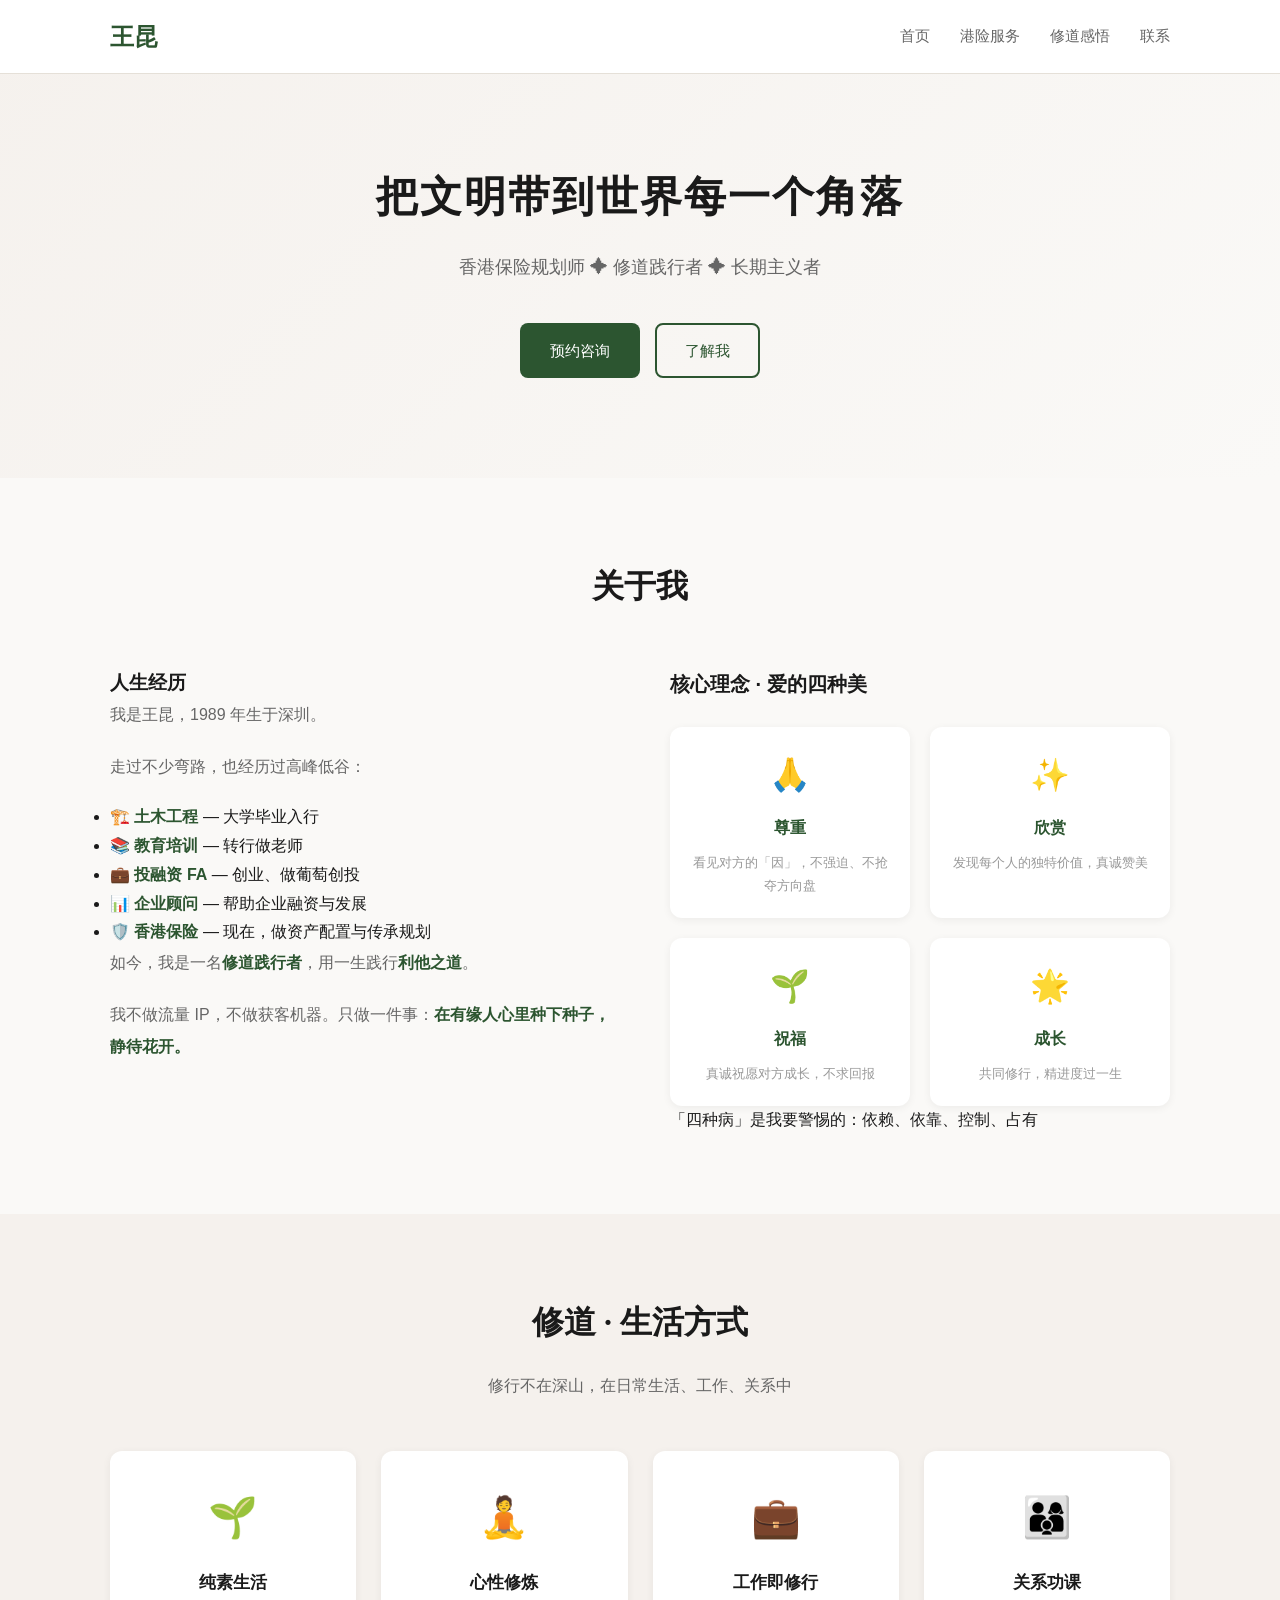
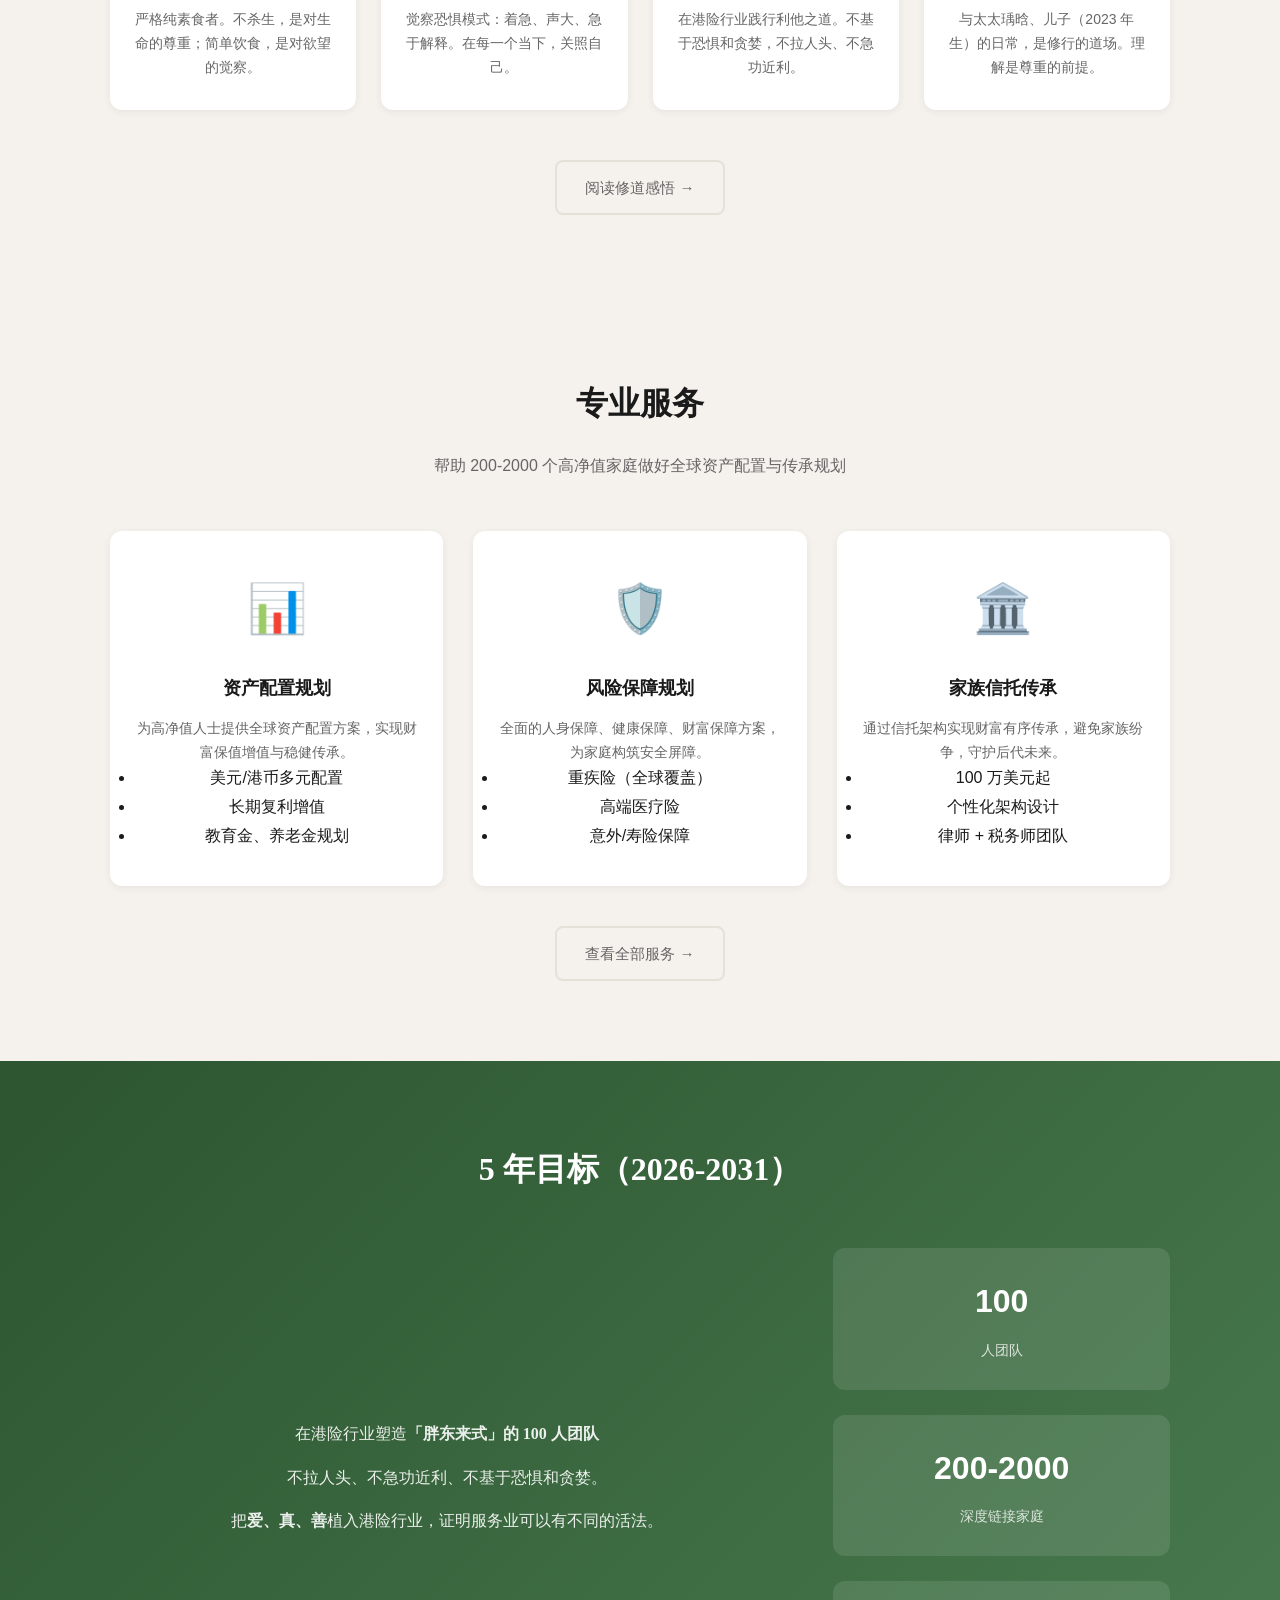
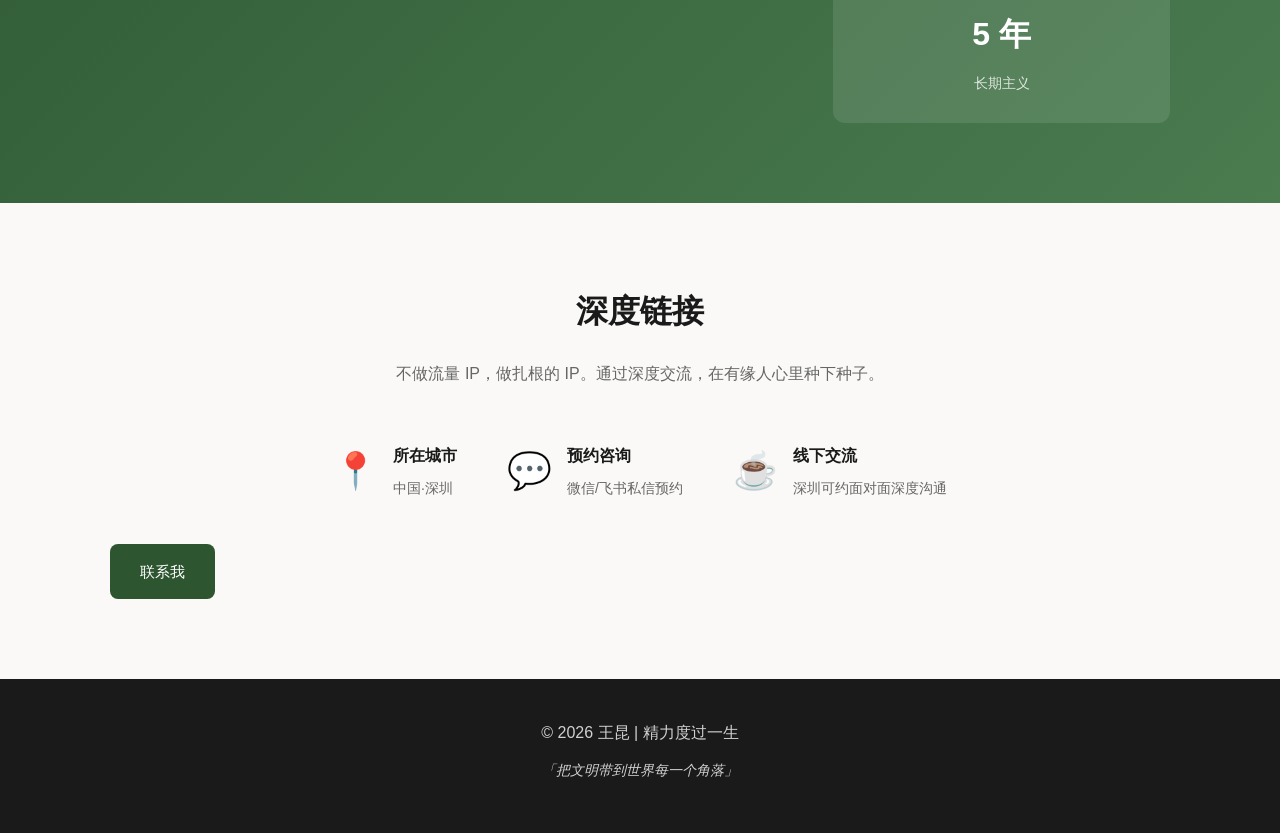
<file: index.html>
<!DOCTYPE html>
<html lang="zh-CN">
<head>
    <meta charset="UTF-8">
    <meta name="viewport" content="width=device-width, initial-scale=1.0">
    <title>王昆 | 港险规划师 ✦ 修道践行者</title>
    <meta name="description" content="王昆 - 香港保险规划师，修道践行者。践行爱的四种美（尊重、欣赏、祝福、成长），帮助高净值人士做好资产配置与传承规划。">
    <link rel="stylesheet" href="css/style.css">
</head>
<body>
    <!-- 导航栏 -->
    <nav class="navbar">
        <div class="container nav-container">
            <a href="index.html" class="logo">王昆</a>
            <button class="nav-toggle" aria-label="导航菜单">☰</button>
            <ul class="nav-menu">
                <li><a href="index.html">首页</a></li>
                <li><a href="services.html">港险服务</a></li>
                <li><a href="blog.html">修道感悟</a></li>
                <li><a href="contact.html">联系</a></li>
            </ul>
        </div>
    </nav>

    <!-- 头部区域 -->
    <header class="hero">
        <div class="container">
            <div class="hero-content">
                <h1 class="hero-title">把文明带到世界每一个角落</h1>
                <p class="hero-subtitle">香港保险规划师 ✦ 修道践行者 ✦ 长期主义者</p>
                <div class="hero-cta">
                    <a href="contact.html" class="btn btn-primary">预约咨询</a>
                    <a href="#about" class="btn btn-secondary">了解我</a>
                </div>
            </div>
        </div>
    </header>

    <!-- 关于部分 -->
    <section id="about" class="section about">
        <div class="container">
            <h2 class="section-title">关于我</h2>
            <div class="about-content">
                <div class="about-text">
                    <h3>人生经历</h3>
                    <p>我是王昆，1989 年生于深圳。</p>
                    <p>走过不少弯路，也经历过高峰低谷：</p>
                    <ul class="journey-list">
                        <li><span class="journey-icon">🏗️</span> <strong>土木工程</strong> — 大学毕业入行</li>
                        <li><span class="journey-icon">📚</span> <strong>教育培训</strong> — 转行做老师</li>
                        <li><span class="journey-icon">💼</span> <strong>投融资 FA</strong> — 创业、做葡萄创投</li>
                        <li><span class="journey-icon">📊</span> <strong>企业顾问</strong> — 帮助企业融资与发展</li>
                        <li><span class="journey-icon">🛡️</span> <strong>香港保险</strong> — 现在，做资产配置与传承规划</li>
                    </ul>
                    <p>如今，我是一名<strong>修道践行者</strong>，用一生践行<strong>利他之道</strong>。</p>
                    <p>我不做流量 IP，不做获客机器。只做一件事：<strong>在有缘人心里种下种子，静待花开。</strong></p>
                </div>
                <div class="about-philosophy">
                    <h3>核心理念 · 爱的四种美</h3>
                    <div class="philosophy-grid">
                        <div class="philosophy-item">
                            <span class="icon">🙏</span>
                            <h4>尊重</h4>
                            <p>看见对方的「因」，不强迫、不抢夺方向盘</p>
                        </div>
                        <div class="philosophy-item">
                            <span class="icon">✨</span>
                            <h4>欣赏</h4>
                            <p>发现每个人的独特价值，真诚赞美</p>
                        </div>
                        <div class="philosophy-item">
                            <span class="icon">🌱</span>
                            <h4>祝福</h4>
                            <p>真诚祝愿对方成长，不求回报</p>
                        </div>
                        <div class="philosophy-item">
                            <span class="icon">🌟</span>
                            <h4>成长</h4>
                            <p>共同修行，精进度过一生</p>
                        </div>
                    </div>
                    <div class="philosophy-quote">
                        <p>「四种病」是我要警惕的：依赖、依靠、控制、占有</p>
                    </div>
                </div>
            </div>
        </div>
    </section>

    <!-- 修道理念部分 -->
    <section class="section philosophy-section">
        <div class="container">
            <h2 class="section-title">修道 · 生活方式</h2>
            <p class="section-desc">修行不在深山，在日常生活、工作、关系中</p>
            
            <div class="lifestyle-grid">
                <div class="lifestyle-card">
                    <span class="lifestyle-icon">🌱</span>
                    <h3>纯素生活</h3>
                    <p>严格纯素食者。不杀生，是对生命的尊重；简单饮食，是对欲望的觉察。</p>
                </div>
                <div class="lifestyle-card">
                    <span class="lifestyle-icon">🧘</span>
                    <h3>心性修炼</h3>
                    <p>觉察恐惧模式：着急、声大、急于解释。在每一个当下，关照自己。</p>
                </div>
                <div class="lifestyle-card">
                    <span class="lifestyle-icon">💼</span>
                    <h3>工作即修行</h3>
                    <p>在港险行业践行利他之道。不基于恐惧和贪婪，不拉人头、不急功近利。</p>
                </div>
                <div class="lifestyle-card">
                    <span class="lifestyle-icon">👨‍👩‍👦</span>
                    <h3>关系功课</h3>
                    <p>与太太瑀晗、儿子（2023 年生）的日常，是修行的道场。理解是尊重的前提。</p>
                </div>
            </div>

            <div class="text-center" style="margin-top: 50px;">
                <a href="blog.html" class="btn btn-outline">阅读修道感悟 →</a>
            </div>
        </div>
    </section>

    <!-- 服务部分 -->
    <section class="section services-preview">
        <div class="container">
            <h2 class="section-title">专业服务</h2>
            <p class="section-desc">帮助 200-2000 个高净值家庭做好全球资产配置与传承规划</p>
            
            <div class="services-grid">
                <div class="service-card">
                    <span class="service-icon">📊</span>
                    <h3>资产配置规划</h3>
                    <p>为高净值人士提供全球资产配置方案，实现财富保值增值与稳健传承。</p>
                    <ul class="service-list">
                        <li>美元/港币多元配置</li>
                        <li>长期复利增值</li>
                        <li>教育金、养老金规划</li>
                    </ul>
                </div>
                <div class="service-card">
                    <span class="service-icon">🛡️</span>
                    <h3>风险保障规划</h3>
                    <p>全面的人身保障、健康保障、财富保障方案，为家庭构筑安全屏障。</p>
                    <ul class="service-list">
                        <li>重疾险（全球覆盖）</li>
                        <li>高端医疗险</li>
                        <li>意外/寿险保障</li>
                    </ul>
                </div>
                <div class="service-card">
                    <span class="service-icon">🏛️</span>
                    <h3>家族信托传承</h3>
                    <p>通过信托架构实现财富有序传承，避免家族纷争，守护后代未来。</p>
                    <ul class="service-list">
                        <li>100 万美元起</li>
                        <li>个性化架构设计</li>
                        <li>律师 + 税务师团队</li>
                    </ul>
                </div>
            </div>
            <div class="text-center">
                <a href="services.html" class="btn btn-outline">查看全部服务 →</a>
            </div>
        </div>
    </section>

    <!-- 5 年目标部分 -->
    <section class="section goals-section">
        <div class="container">
            <h2 class="section-title">5 年目标（2026-2031）</h2>
            <div class="goals-content">
                <div class="goals-text">
                    <p class="goals-main">在港险行业塑造<strong>「胖东来式」的 100 人团队</strong></p>
                    <p>不拉人头、不急功近利、不基于恐惧和贪婪。</p>
                    <p>把<strong>爱、真、善</strong>植入港险行业，证明服务业可以有不同的活法。</p>
                </div>
                <div class="goals-stats">
                    <div class="stat-item">
                        <span class="stat-number">100</span>
                        <span class="stat-label">人团队</span>
                    </div>
                    <div class="stat-item">
                        <span class="stat-number">200-2000</span>
                        <span class="stat-label">深度链接家庭</span>
                    </div>
                    <div class="stat-item">
                        <span class="stat-number">5 年</span>
                        <span class="stat-label">长期主义</span>
                    </div>
                </div>
            </div>
        </div>
    </section>

    <!-- 联系方式 -->
    <section class="section contact-preview">
        <div class="container">
            <h2 class="section-title">深度链接</h2>
            <p class="section-desc">不做流量 IP，做扎根的 IP。通过深度交流，在有缘人心里种下种子。</p>
            <div class="contact-methods">
                <div class="contact-item">
                    <span class="icon">📍</span>
                    <div>
                        <h4>所在城市</h4>
                        <p>中国·深圳</p>
                    </div>
                </div>
                <div class="contact-item">
                    <span class="icon">💬</span>
                    <div>
                        <h4>预约咨询</h4>
                        <p>微信/飞书私信预约</p>
                    </div>
                </div>
                <div class="contact-item">
                    <span class="icon">☕</span>
                    <div>
                        <h4>线下交流</h4>
                        <p>深圳可约面对面深度沟通</p>
                    </div>
                </div>
            </div>
            <a href="contact.html" class="btn btn-primary">联系我</a>
        </div>
    </section>

    <!-- 页脚 -->
    <footer class="footer">
        <div class="container">
            <p>© 2026 王昆 | 精力度过一生</p>
            <p class="footer-quote">「把文明带到世界每一个角落」</p>
        </div>
    </footer>

    <script src="js/main.js"></script>
</body>
</html>
</file>
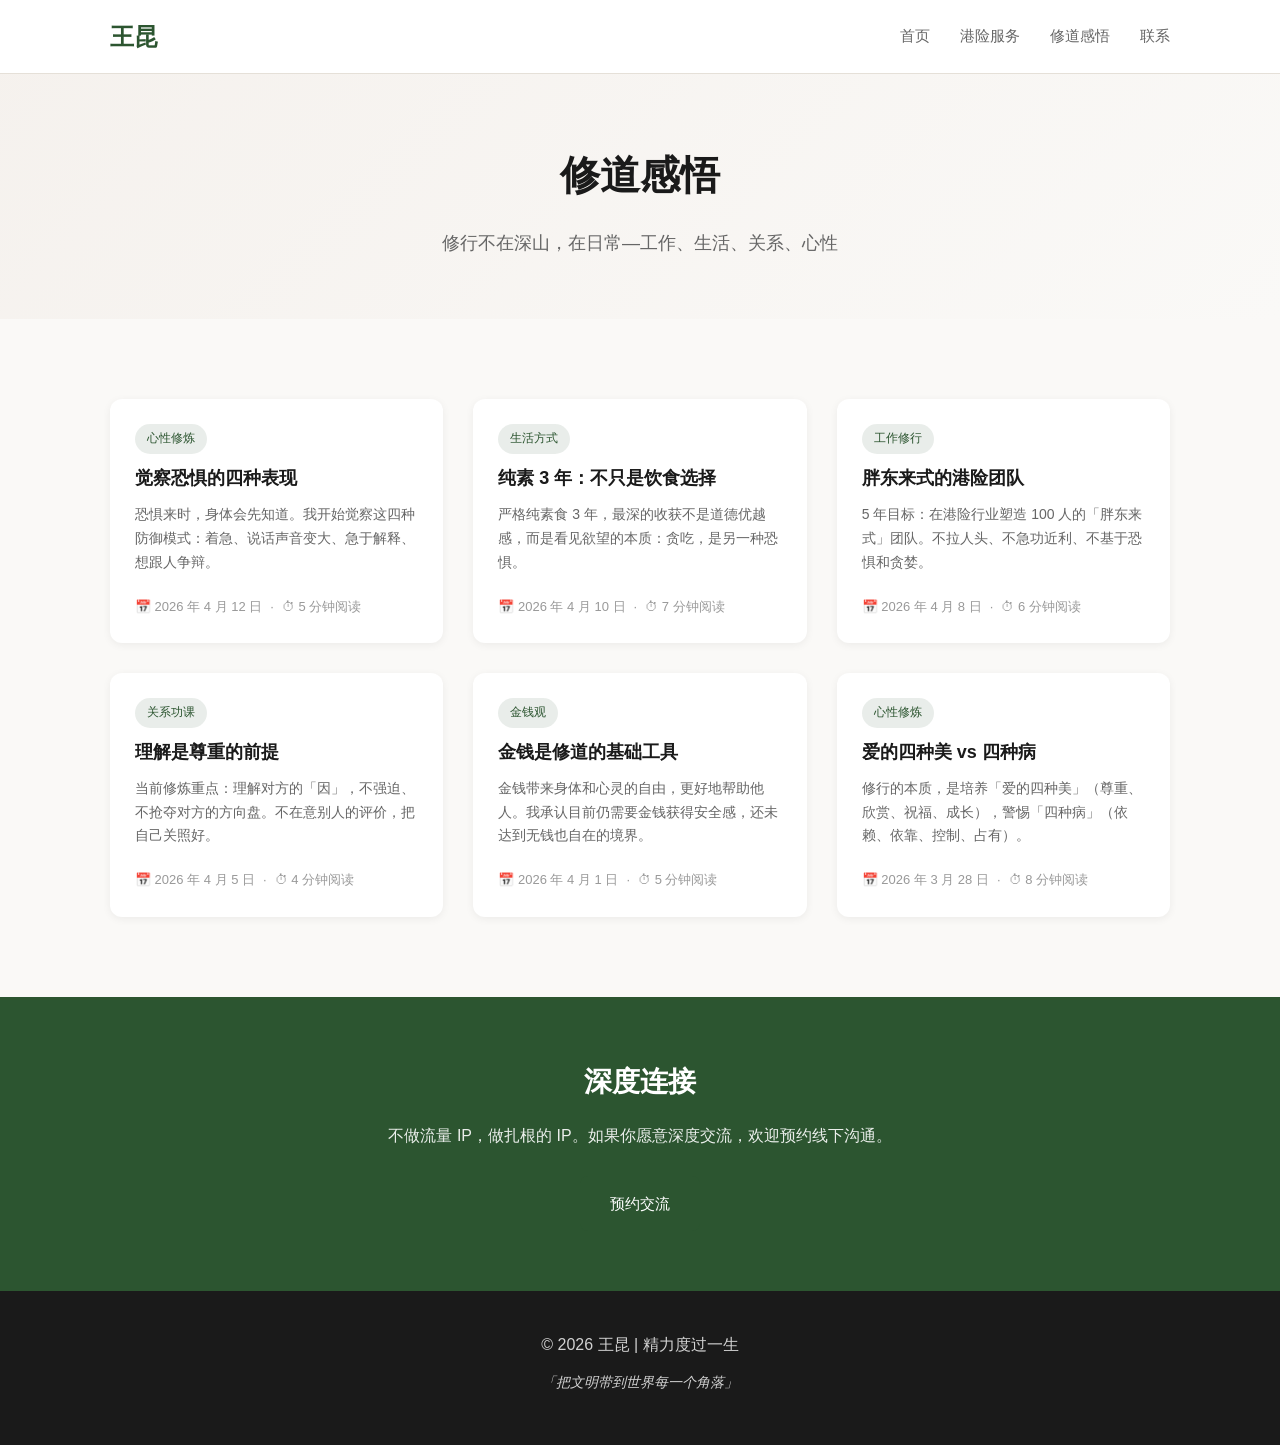
<file: blog.html>
<!DOCTYPE html>
<html lang="zh-CN">
<head>
    <meta charset="UTF-8">
    <meta name="viewport" content="width=device-width, initial-scale=1.0">
    <title>修道感悟 | 王昆</title>
    <meta name="description" content="王昆的修道感悟与心性成长笔记 — 在日常工作生活中践行爱的四种美">
    <link rel="stylesheet" href="css/style.css">
</head>
<body>
    <!-- 导航栏 -->
    <nav class="navbar">
        <div class="container nav-container">
            <a href="index.html" class="logo">王昆</a>
            <button class="nav-toggle" aria-label="导航菜单">☰</button>
            <ul class="nav-menu">
                <li><a href="index.html">首页</a></li>
                <li><a href="services.html">港险服务</a></li>
                <li><a href="blog.html" class="active">修道感悟</a></li>
                <li><a href="contact.html">联系</a></li>
            </ul>
        </div>
    </nav>

    <!-- 页面头部 -->
    <section class="page-header">
        <div class="container">
            <h1 class="page-title">修道感悟</h1>
            <p class="page-subtitle">修行不在深山，在日常—工作、生活、关系、心性</p>
        </div>
    </section>

    <!-- 文章列表 -->
    <section class="section blog-list">
        <div class="container">
            <div class="blog-grid">
                
                <!-- 文章 1 -->
                <article class="blog-card">
                    <div class="blog-content">
                        <span class="blog-category">心性修炼</span>
                        <h3 class="blog-title">
                            <a href="blog-detail.html?id=1">觉察恐惧的四种表现</a>
                        </h3>
                        <p class="blog-excerpt">
                            恐惧来时，身体会先知道。我开始觉察这四种防御模式：着急、说话声音变大、急于解释、想跟人争辩。
                        </p>
                        <div class="blog-meta">
                            <span>📅 2026 年 4 月 12 日</span>
                            <span>·</span>
                            <span>⏱ 5 分钟阅读</span>
                        </div>
                    </div>
                </article>

                <!-- 文章 2 -->
                <article class="blog-card">
                    <div class="blog-content">
                        <span class="blog-category">生活方式</span>
                        <h3 class="blog-title">
                            <a href="blog-detail.html?id=2">纯素 3 年：不只是饮食选择</a>
                        </h3>
                        <p class="blog-excerpt">
                            严格纯素食 3 年，最深的收获不是道德优越感，而是看见欲望的本质：贪吃，是另一种恐惧。
                        </p>
                        <div class="blog-meta">
                            <span>📅 2026 年 4 月 10 日</span>
                            <span>·</span>
                            <span>⏱ 7 分钟阅读</span>
                        </div>
                    </div>
                </article>

                <!-- 文章 3 -->
                <article class="blog-card">
                    <div class="blog-content">
                        <span class="blog-category">工作修行</span>
                        <h3 class="blog-title">
                            <a href="blog-detail.html?id=3">胖东来式的港险团队</a>
                        </h3>
                        <p class="blog-excerpt">
                            5 年目标：在港险行业塑造 100 人的「胖东来式」团队。不拉人头、不急功近利、不基于恐惧和贪婪。
                        </p>
                        <div class="blog-meta">
                            <span>📅 2026 年 4 月 8 日</span>
                            <span>·</span>
                            <span>⏱ 6 分钟阅读</span>
                        </div>
                    </div>
                </article>

                <!-- 文章 4 -->
                <article class="blog-card">
                    <div class="blog-content">
                        <span class="blog-category">关系功课</span>
                        <h3 class="blog-title">
                            <a href="blog-detail.html?id=4">理解是尊重的前提</a>
                        </h3>
                        <p class="blog-excerpt">
                            当前修炼重点：理解对方的「因」，不强迫、不抢夺对方的方向盘。不在意别人的评价，把自己关照好。
                        </p>
                        <div class="blog-meta">
                            <span>📅 2026 年 4 月 5 日</span>
                            <span>·</span>
                            <span>⏱ 4 分钟阅读</span>
                        </div>
                    </div>
                </article>

                <!-- 文章 5 -->
                <article class="blog-card">
                    <div class="blog-content">
                        <span class="blog-category">金钱观</span>
                        <h3 class="blog-title">
                            <a href="blog-detail.html?id=5">金钱是修道的基础工具</a>
                        </h3>
                        <p class="blog-excerpt">
                            金钱带来身体和心灵的自由，更好地帮助他人。我承认目前仍需要金钱获得安全感，还未达到无钱也自在的境界。
                        </p>
                        <div class="blog-meta">
                            <span>📅 2026 年 4 月 1 日</span>
                            <span>·</span>
                            <span>⏱ 5 分钟阅读</span>
                        </div>
                    </div>
                </article>

                <!-- 文章 6 -->
                <article class="blog-card">
                    <div class="blog-content">
                        <span class="blog-category">心性修炼</span>
                        <h3 class="blog-title">
                            <a href="blog-detail.html?id=6">爱的四种美 vs 四种病</a>
                        </h3>
                        <p class="blog-excerpt">
                            修行的本质，是培养「爱的四种美」（尊重、欣赏、祝福、成长），警惕「四种病」（依赖、依靠、控制、占有）。
                        </p>
                        <div class="blog-meta">
                            <span>📅 2026 年 3 月 28 日</span>
                            <span>·</span>
                            <span>⏱ 8 分钟阅读</span>
                        </div>
                    </div>
                </article>
            </div>
        </div>
    </section>

    <!-- 订阅 -->
    <section class="newsletter">
        <div class="container">
            <h3>深度连接</h3>
            <p>不做流量 IP，做扎根的 IP。如果你愿意深度交流，欢迎预约线下沟通。</p>
            <a href="contact.html" class="btn btn-primary">预约交流</a>
        </div>
    </section>

    <!-- 页脚 -->
    <footer class="footer">
        <div class="container">
            <p>© 2026 王昆 | 精力度过一生</p>
            <p class="footer-quote">「把文明带到世界每一个角落」</p>
        </div>
    </footer>

    <script src="js/main.js"></script>
</body>
</html>
</file>
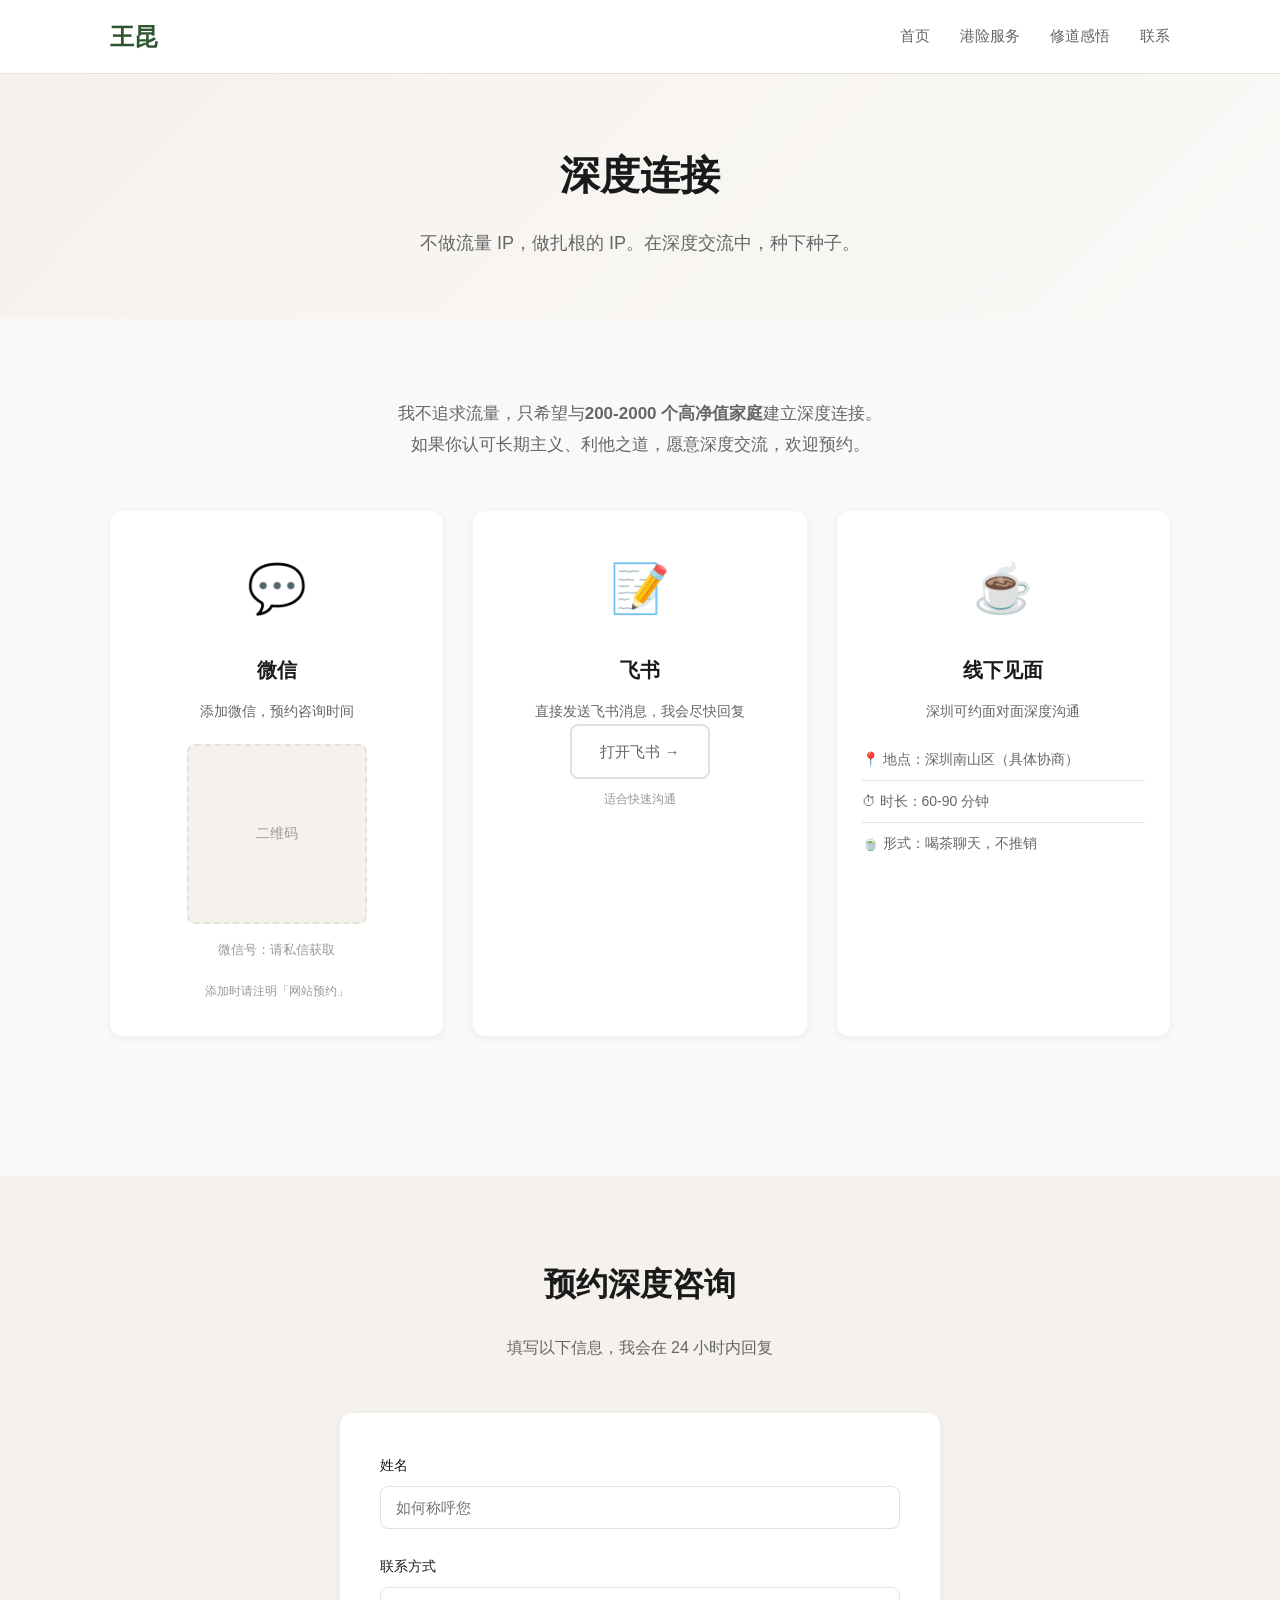
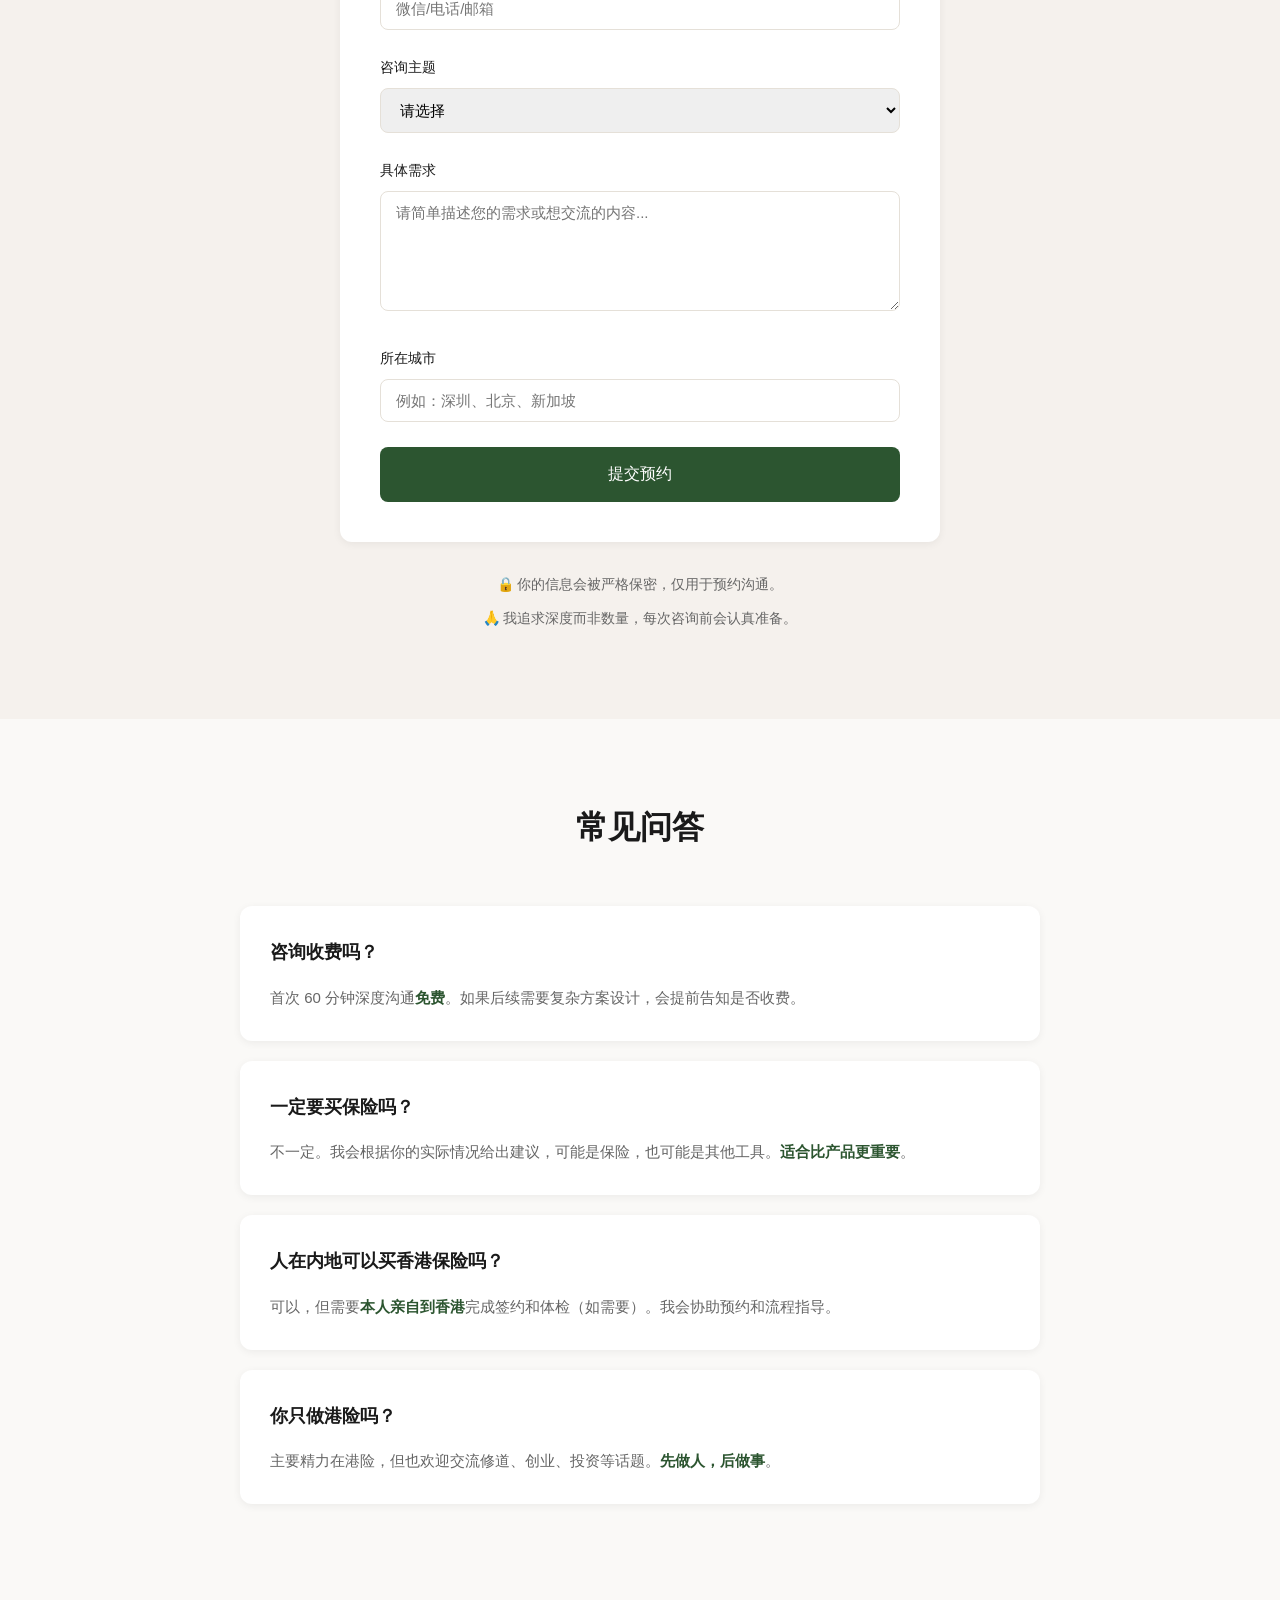
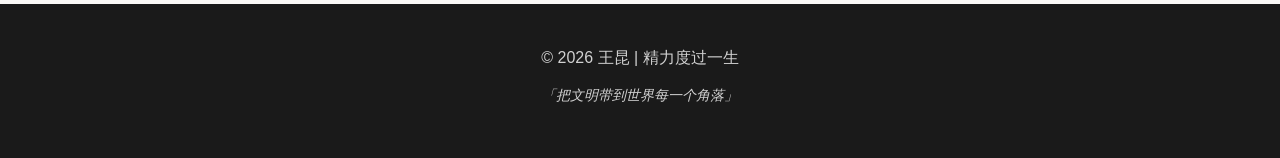
<file: contact.html>
<!DOCTYPE html>
<html lang="zh-CN">
<head>
    <meta charset="UTF-8">
    <meta name="viewport" content="width=device-width, initial-scale=1.0">
    <title>联系我 | 王昆</title>
    <meta name="description" content="预约王昆的深度咨询 — 香港保险规划、资产配置、修道交流">
    <link rel="stylesheet" href="css/style.css">
</head>
<body>
    <!-- 导航栏 -->
    <nav class="navbar">
        <div class="container nav-container">
            <a href="index.html" class="logo">王昆</a>
            <button class="nav-toggle" aria-label="导航菜单">☰</button>
            <ul class="nav-menu">
                <li><a href="index.html">首页</a></li>
                <li><a href="services.html">港险服务</a></li>
                <li><a href="blog.html">修道感悟</a></li>
                <li><a href="contact.html" class="active">联系</a></li>
            </ul>
        </div>
    </nav>

    <!-- 页面头部 -->
    <section class="page-header">
        <div class="container">
            <h1 class="page-title">深度连接</h1>
            <p class="page-subtitle">不做流量 IP，做扎根的 IP。在深度交流中，种下种子。</p>
        </div>
    </section>

    <!-- 联系方式 -->
    <section class="section contact-section">
        <div class="container">
            <p class="contact-intro">
                我不追求流量，只希望与<strong>200-2000 个高净值家庭</strong>建立深度连接。<br>
                如果你认可长期主义、利他之道，愿意深度交流，欢迎预约。
            </p>

            <div class="contact-grid">
                <!-- 微信 -->
                <div class="contact-card">
                    <span class="contact-icon">💬</span>
                    <h3>微信</h3>
                    <p>添加微信，预约咨询时间</p>
                    <div class="wechat-placeholder">
                        <div class="qr-placeholder">
                            <span>二维码</span>
                        </div>
                        <p class="wechat-id">微信号：请私信获取</p>
                    </div>
                    <p class="contact-note">添加时请注明「网站预约」</p>
                </div>

                <!-- 飞书 -->
                <div class="contact-card">
                    <span class="contact-icon">📝</span>
                    <h3>飞书</h3>
                    <p>直接发送飞书消息，我会尽快回复</p>
                    <a href="https://app.feishu.cn" target="_blank" class="btn btn-outline">
                        打开飞书 →
                    </a>
                    <p class="contact-note">适合快速沟通</p>
                </div>

                <!-- 线下 -->
                <div class="contact-card">
                    <span class="contact-icon">☕</span>
                    <h3>线下见面</h3>
                    <p>深圳可约面对面深度沟通</p>
                    <ul class="meeting-info">
                        <li>📍 地点：深圳南山区（具体协商）</li>
                        <li>⏱ 时长：60-90 分钟</li>
                        <li>🍵 形式：喝茶聊天，不推销</li>
                    </ul>
                </div>
            </div>
        </div>
    </section>

    <!-- 预约表单 -->
    <section class="section form-section">
        <div class="container">
            <h2 class="section-title">预约深度咨询</h2>
            <p class="section-desc">填写以下信息，我会在 24 小时内回复</p>

            <form class="contact-form" id="contactForm">
                <div class="form-group">
                    <label for="name">姓名</label>
                    <input type="text" id="name" name="name" required placeholder="如何称呼您">
                </div>

                <div class="form-group">
                    <label for="contact">联系方式</label>
                    <input type="text" id="contact" name="contact" required placeholder="微信/电话/邮箱">
                </div>

                <div class="form-group">
                    <label for="topic">咨询主题</label>
                    <select id="topic" name="topic" required>
                        <option value="">请选择</option>
                        <option value="insurance">香港保险规划</option>
                        <option value="asset">资产配置</option>
                        <option value="trust">家族信托</option>
                        <option value="career">职业发展交流</option>
                        <option value="spiritual">修道/心性成长</option>
                        <option value="other">其他</option>
                    </select>
                </div>

                <div class="form-group">
                    <label for="message">具体需求</label>
                    <textarea id="message" name="message" rows="5" required 
                        placeholder="请简单描述您的需求或想交流的内容..."></textarea>
                </div>

                <div class="form-group">
                    <label for="city">所在城市</label>
                    <input type="text" id="city" name="city" placeholder="例如：深圳、北京、新加坡">
                </div>

                <button type="submit" class="btn btn-primary btn-large">
                    提交预约
                </button>
            </form>

            <div class="form-notice">
                <p>🔒 你的信息会被严格保密，仅用于预约沟通。</p>
                <p>🙏 我追求深度而非数量，每次咨询前会认真准备。</p>
            </div>
        </div>
    </section>

    <!-- 常问问题 -->
    <section class="section faq-section">
        <div class="container">
            <h2 class="section-title">常见问答</h2>

            <div class="faq-list">
                <div class="faq-item">
                    <h3 class="faq-question">咨询收费吗？</h3>
                    <div class="faq-answer">
                        <p>首次 60 分钟深度沟通<strong>免费</strong>。如果后续需要复杂方案设计，会提前告知是否收费。</p>
                    </div>
                </div>

                <div class="faq-item">
                    <h3 class="faq-question">一定要买保险吗？</h3>
                    <div class="faq-answer">
                        <p>不一定。我会根据你的实际情况给出建议，可能是保险，也可能是其他工具。<strong>适合比产品更重要</strong>。</p>
                    </div>
                </div>

                <div class="faq-item">
                    <h3 class="faq-question">人在内地可以买香港保险吗？</h3>
                    <div class="faq-answer">
                        <p>可以，但需要<strong>本人亲自到香港</strong>完成签约和体检（如需要）。我会协助预约和流程指导。</p>
                    </div>
                </div>

                <div class="faq-item">
                    <h3 class="faq-question">你只做港险吗？</h3>
                    <div class="faq-answer">
                        <p>主要精力在港险，但也欢迎交流修道、创业、投资等话题。<strong>先做人，后做事</strong>。</p>
                    </div>
                </div>
            </div>
        </div>
    </section>

    <!-- 页脚 -->
    <footer class="footer">
        <div class="container">
            <p>© 2026 王昆 | 精力度过一生</p>
            <p class="footer-quote">「把文明带到世界每一个角落」</p>
        </div>
    </footer>

    <script src="js/main.js"></script>
    <script>
    // 表单提交处理
    document.getElementById('contactForm').addEventListener('submit', function(e) {
        e.preventDefault();
        
        const formData = {
            name: document.getElementById('name').value,
            contact: document.getElementById('contact').value,
            topic: document.getElementById('topic').value,
            message: document.getElementById('message').value,
            city: document.getElementById('city').value
        };

        // 实际部署时需要后端处理
        // 这里仅做演示
        alert('✅ 预约已提交！我会在 24 小时内通过你留下的联系方式回复你。');
        this.reset();
    });
    </script>
</body>
</html>
</file>
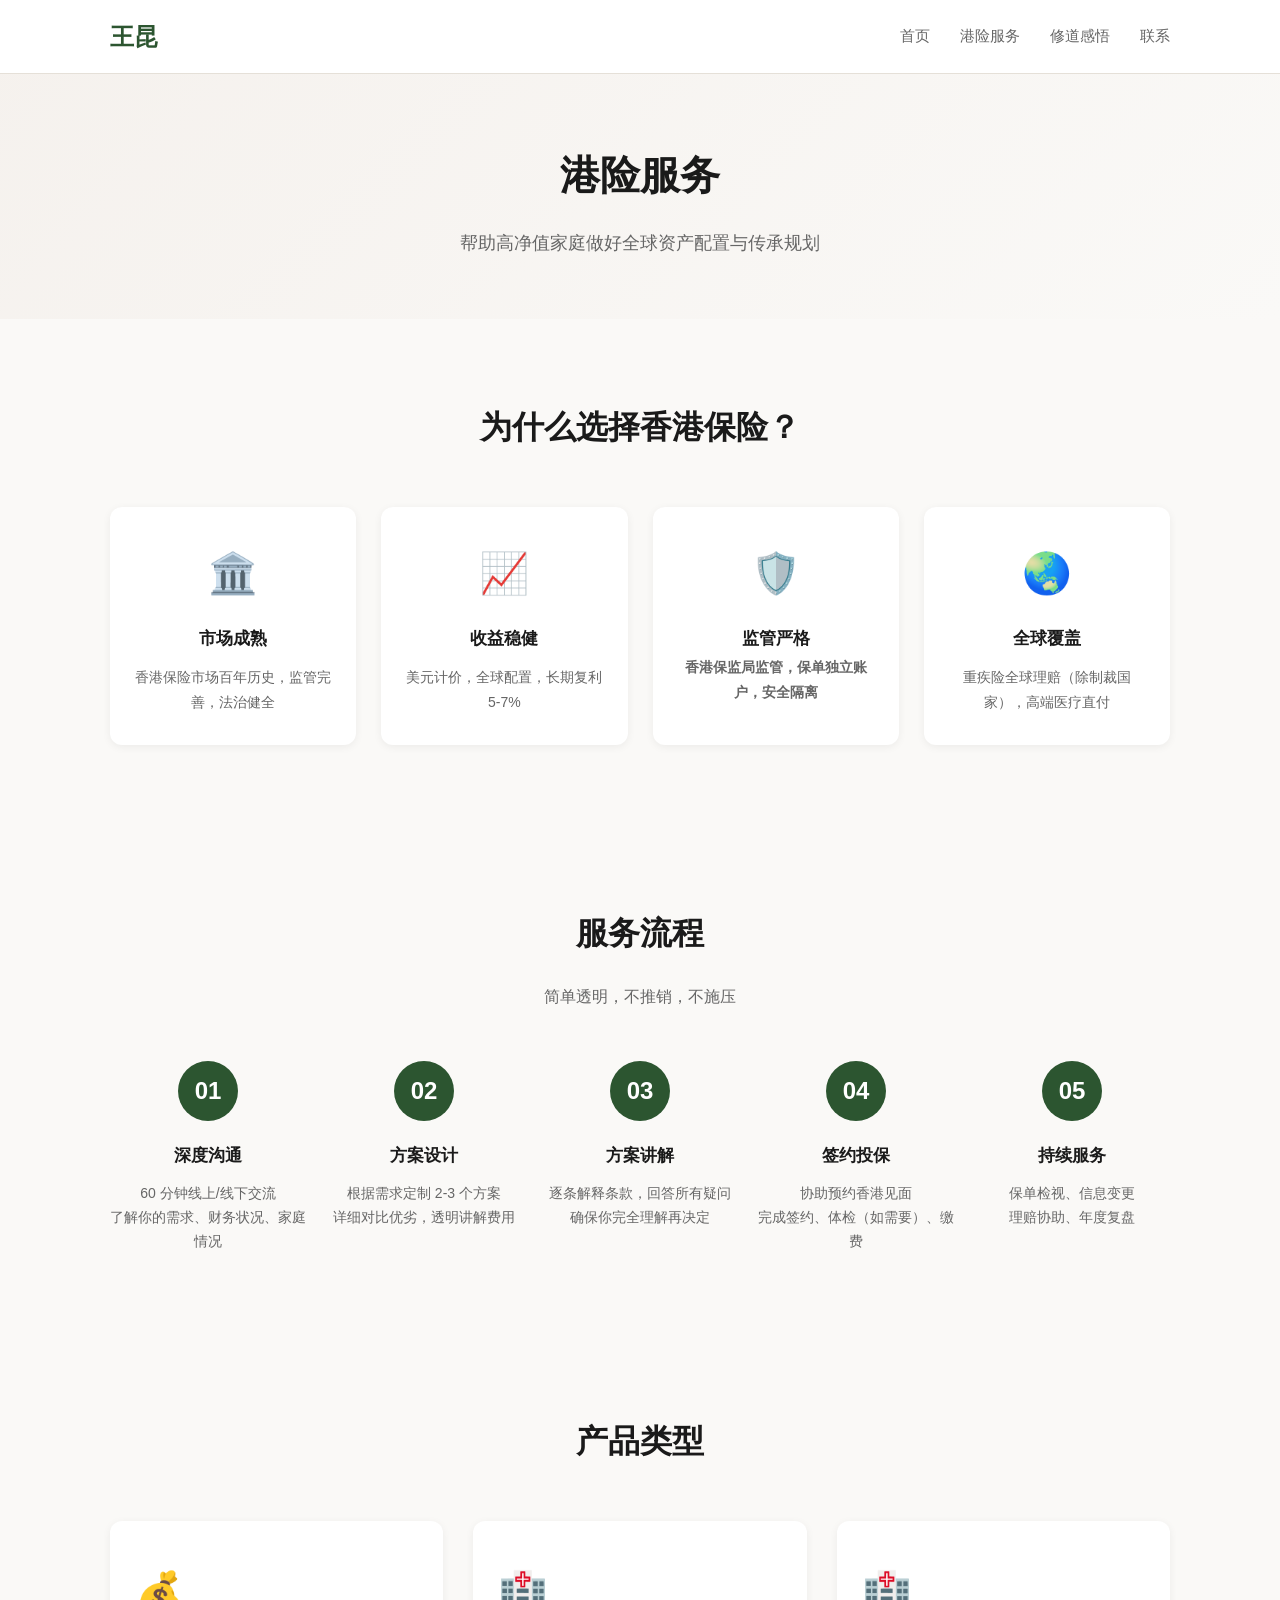
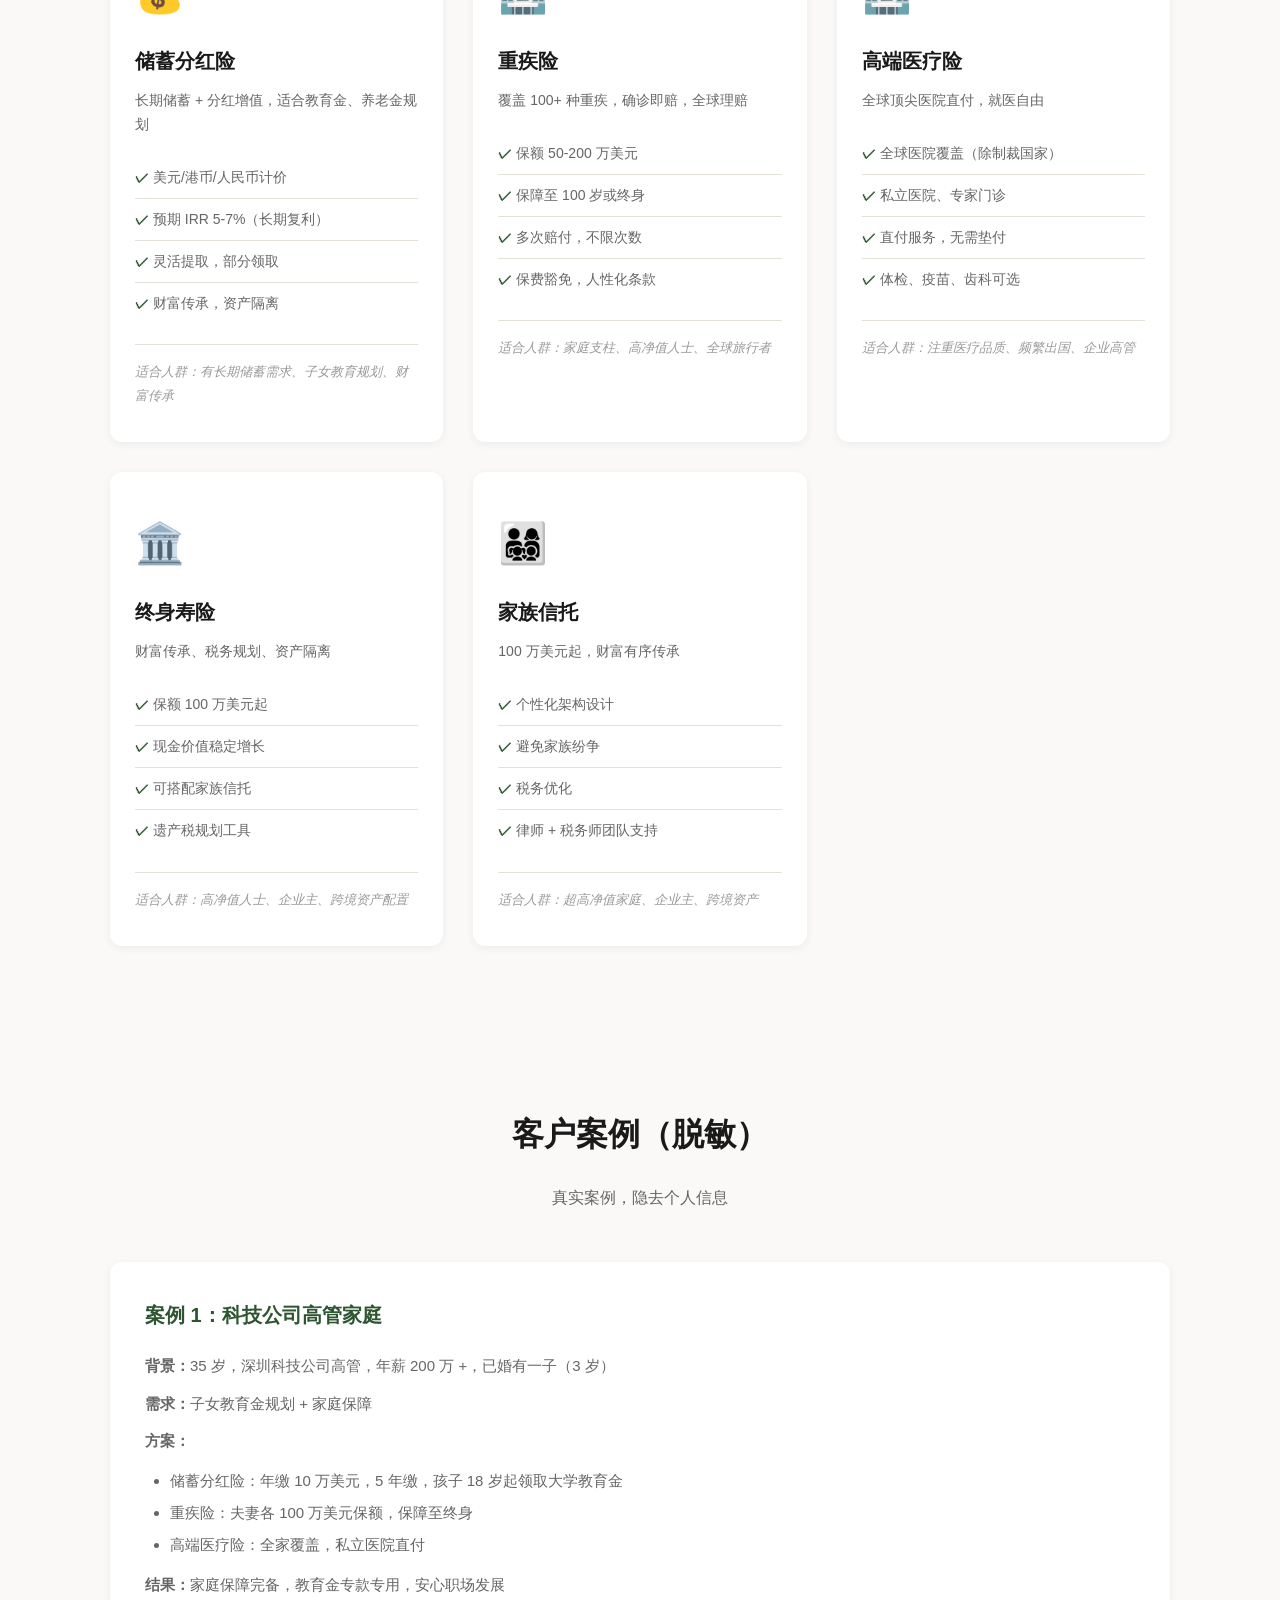
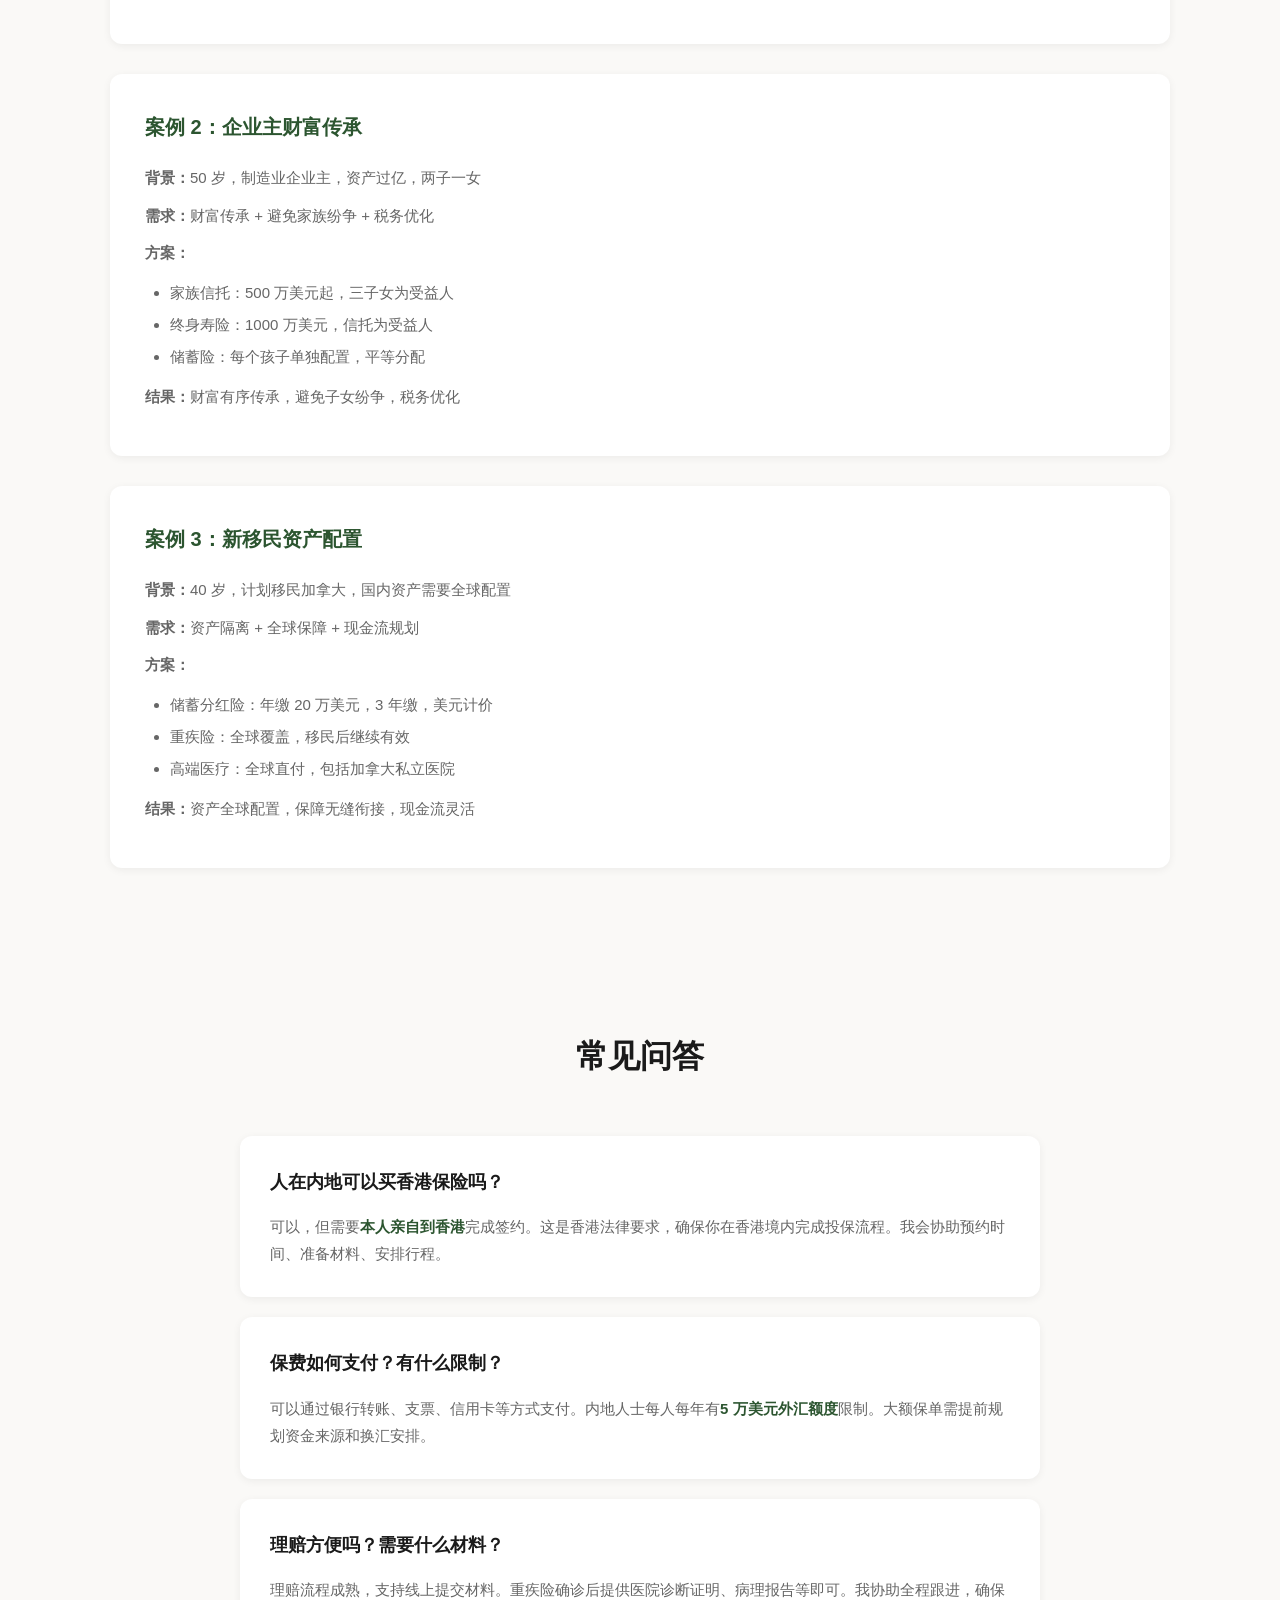
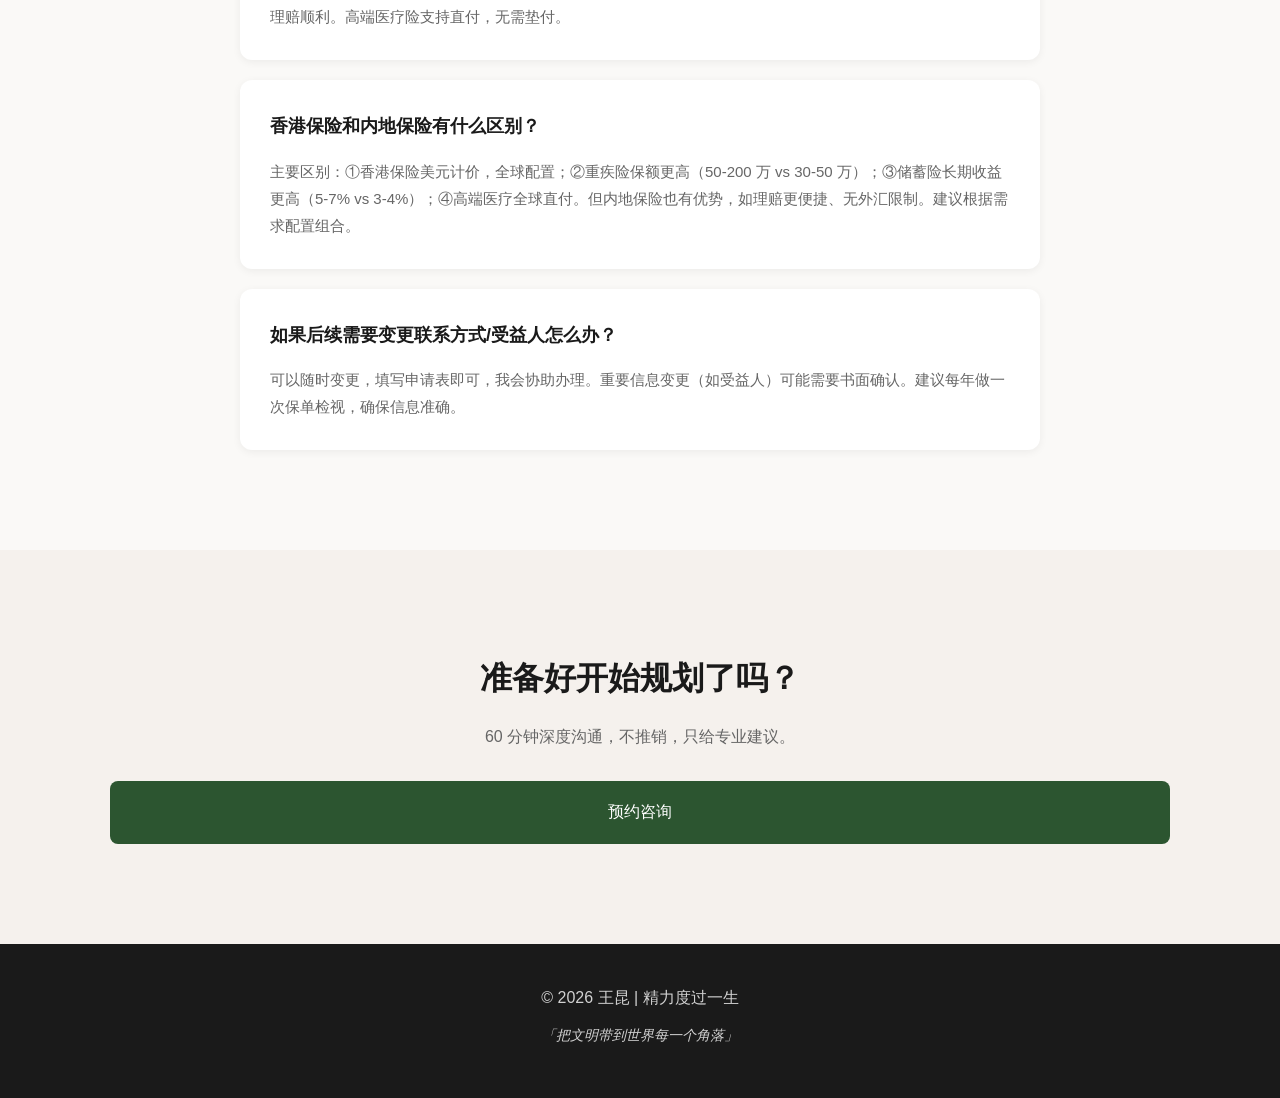
<file: services.html>
<!DOCTYPE html>
<html lang="zh-CN">
<head>
    <meta charset="UTF-8">
    <meta name="viewport" content="width=device-width, initial-scale=1.0">
    <title>港险服务 | 王昆</title>
    <meta name="description" content="香港保险规划服务 — 资产配置、风险保障、家族信托。60 分钟深度沟通，不推销，只给专业建议。">
    <link rel="stylesheet" href="css/style.css">
</head>
<body>
    <!-- 导航栏 -->
    <nav class="navbar">
        <div class="container nav-container">
            <a href="index.html" class="logo">王昆</a>
            <button class="nav-toggle" aria-label="导航菜单">☰</button>
            <ul class="nav-menu">
                <li><a href="index.html">首页</a></li>
                <li><a href="services.html" class="active">港险服务</a></li>
                <li><a href="blog.html">修道感悟</a></li>
                <li><a href="contact.html">联系</a></li>
            </ul>
        </div>
    </nav>

    <!-- 页面头部 -->
    <section class="page-header">
        <div class="container">
            <h1 class="page-title">港险服务</h1>
            <p class="page-subtitle">帮助高净值家庭做好全球资产配置与传承规划</p>
        </div>
    </section>

    <!-- 为什么选择香港保险 -->
    <section class="section why-hk">
        <div class="container">
            <h2 class="section-title">为什么选择香港保险？</h2>
            <div class="why-grid">
                <div class="why-item">
                    <span class="why-icon">🏛️</span>
                    <h3>市场成熟</h3>
                    <p>香港保险市场百年历史，监管完善，法治健全</p>
                </div>
                <div class="why-item">
                    <span class="why-icon">📈</span>
                    <h3>收益稳健</h3>
                    <p>美元计价，全球配置，长期复利 5-7%</p>
                </div>
                <div class="why-item">
                    <span class="why-icon">🛡️</span>
                    <h3>监管严格</b>
                    <p>香港保监局监管，保单独立账户，安全隔离</p>
                </div>
                <div class="why-item">
                    <span class="why-icon">🌏</span>
                    <h3>全球覆盖</h3>
                    <p>重疾险全球理赔（除制裁国家），高端医疗直付</p>
                </div>
            </div>
        </div>
    </section>

    <!-- 服务流程 -->
    <section class="section process">
        <div class="container">
            <h2 class="section-title">服务流程</h2>
            <p class="section-desc">简单透明，不推销，不施压</p>
            
            <div class="process-timeline">
                <div class="process-step">
                    <span class="step-number">01</span>
                    <h3>深度沟通</h3>
                    <p>60 分钟线上/线下交流<br>了解你的需求、财务状况、家庭情况</p>
                </div>
                <div class="process-step">
                    <span class="step-number">02</span>
                    <h3>方案设计</h3>
                    <p>根据需求定制 2-3 个方案<br>详细对比优劣，透明讲解费用</p>
                </div>
                <div class="process-step">
                    <span class="step-number">03</span>
                    <h3>方案讲解</h3>
                    <p>逐条解释条款，回答所有疑问<br>确保你完全理解再决定</p>
                </div>
                <div class="process-step">
                    <span class="step-number">04</span>
                    <h3>签约投保</h3>
                    <p>协助预约香港见面<br>完成签约、体检（如需要）、缴费</p>
                </div>
                <div class="process-step">
                    <span class="step-number">05</span>
                    <h3>持续服务</h3>
                    <p>保单检视、信息变更<br>理赔协助、年度复盘</p>
                </div>
            </div>
        </div>
    </section>

    <!-- 产品类型 -->
    <section class="section products">
        <div class="container">
            <h2 class="section-title">产品类型</h2>
            
            <div class="products-grid">
                <div class="product-card">
                    <span class="product-icon">💰</span>
                    <h3>储蓄分红险</h3>
                    <p class="product-desc">长期储蓄 + 分红增值，适合教育金、养老金规划</p>
                    <ul class="product-features">
                        <li>美元/港币/人民币计价</li>
                        <li>预期 IRR 5-7%（长期复利）</li>
                        <li>灵活提取，部分领取</li>
                        <li>财富传承，资产隔离</li>
                    </ul>
                    <p class="product-note">适合人群：有长期储蓄需求、子女教育规划、财富传承</p>
                </div>

                <div class="product-card">
                    <span class="product-icon">🏥</span>
                    <h3>重疾险</h3>
                    <p class="product-desc">覆盖 100+ 种重疾，确诊即赔，全球理赔</p>
                    <ul class="product-features">
                        <li>保额 50-200 万美元</li>
                        <li>保障至 100 岁或终身</li>
                        <li>多次赔付，不限次数</li>
                        <li>保费豁免，人性化条款</li>
                    </ul>
                    <p class="product-note">适合人群：家庭支柱、高净值人士、全球旅行者</p>
                </div>

                <div class="product-card">
                    <span class="product-icon">🏥</span>
                    <h3>高端医疗险</h3>
                    <p class="product-desc">全球顶尖医院直付，就医自由</p>
                    <ul class="product-features">
                        <li>全球医院覆盖（除制裁国家）</li>
                        <li>私立医院、专家门诊</li>
                        <li>直付服务，无需垫付</li>
                        <li>体检、疫苗、齿科可选</li>
                    </ul>
                    <p class="product-note">适合人群：注重医疗品质、频繁出国、企业高管</p>
                </div>

                <div class="product-card">
                    <span class="product-icon">🏛️</span>
                    <h3>终身寿险</h3>
                    <p class="product-desc">财富传承、税务规划、资产隔离</p>
                    <ul class="product-features">
                        <li>保额 100 万美元起</li>
                        <li>现金价值稳定增长</li>
                        <li>可搭配家族信托</li>
                        <li>遗产税规划工具</li>
                    </ul>
                    <p class="product-note">适合人群：高净值人士、企业主、跨境资产配置</p>
                </div>

                <div class="product-card">
                    <span class="product-icon">👨‍👩‍👧‍👦</span>
                    <h3>家族信托</h3>
                    <p class="product-desc">100 万美元起，财富有序传承</p>
                    <ul class="product-features">
                        <li>个性化架构设计</li>
                        <li>避免家族纷争</li>
                        <li>税务优化</li>
                        <li>律师 + 税务师团队支持</li>
                    </ul>
                    <p class="product-note">适合人群：超高净值家庭、企业主、跨境资产</p>
                </div>
            </div>
        </div>
    </section>

    <!-- 客户案例 -->
    <section class="section cases">
        <div class="container">
            <h2 class="section-title">客户案例（脱敏）</h2>
            <p class="section-desc">真实案例，隐去个人信息</p>

            <div class="cases-grid">
                <div class="case-card">
                    <h3>案例 1：科技公司高管家庭</h3>
                    <div class="case-details">
                        <p><strong>背景：</strong>35 岁，深圳科技公司高管，年薪 200 万 +，已婚有一子（3 岁）</p>
                        <p><strong>需求：</strong>子女教育金规划 + 家庭保障</p>
                        <p><strong>方案：</strong></p>
                        <ul>
                            <li>储蓄分红险：年缴 10 万美元，5 年缴，孩子 18 岁起领取大学教育金</li>
                            <li>重疾险：夫妻各 100 万美元保额，保障至终身</li>
                            <li>高端医疗险：全家覆盖，私立医院直付</li>
                        </ul>
                        <p><strong>结果：</strong>家庭保障完备，教育金专款专用，安心职场发展</p>
                    </div>
                </div>

                <div class="case-card">
                    <h3>案例 2：企业主财富传承</h3>
                    <div class="case-details">
                        <p><strong>背景：</strong>50 岁，制造业企业主，资产过亿，两子一女</p>
                        <p><strong>需求：</strong>财富传承 + 避免家族纷争 + 税务优化</p>
                        <p><strong>方案：</strong></p>
                        <ul>
                            <li>家族信托：500 万美元起，三子女为受益人</li>
                            <li>终身寿险：1000 万美元，信托为受益人</li>
                            <li>储蓄险：每个孩子单独配置，平等分配</li>
                        </ul>
                        <p><strong>结果：</strong>财富有序传承，避免子女纷争，税务优化</p>
                    </div>
                </div>

                <div class="case-card">
                    <h3>案例 3：新移民资产配置</h3>
                    <div class="case-details">
                        <p><strong>背景：</strong>40 岁，计划移民加拿大，国内资产需要全球配置</p>
                        <p><strong>需求：</strong>资产隔离 + 全球保障 + 现金流规划</p>
                        <p><strong>方案：</strong></p>
                        <ul>
                            <li>储蓄分红险：年缴 20 万美元，3 年缴，美元计价</li>
                            <li>重疾险：全球覆盖，移民后继续有效</li>
                            <li>高端医疗：全球直付，包括加拿大私立医院</li>
                        </ul>
                        <p><strong>结果：</strong>资产全球配置，保障无缝衔接，现金流灵活</p>
                    </div>
                </div>
            </div>
        </div>
    </section>

    <!-- 常见问答 -->
    <section class="section faq-section">
        <div class="container">
            <h2 class="section-title">常见问答</h2>

            <div class="faq-list">
                <div class="faq-item">
                    <h3 class="faq-question">人在内地可以买香港保险吗？</h3>
                    <div class="faq-answer">
                        <p>可以，但需要<strong>本人亲自到香港</strong>完成签约。这是香港法律要求，确保你在香港境内完成投保流程。我会协助预约时间、准备材料、安排行程。</p>
                    </div>
                </div>

                <div class="faq-item">
                    <h3 class="faq-question">保费如何支付？有什么限制？</h3>
                    <div class="faq-answer">
                        <p>可以通过银行转账、支票、信用卡等方式支付。内地人士每人每年有<strong>5 万美元外汇额度</strong>限制。大额保单需提前规划资金来源和换汇安排。</p>
                    </div>
                </div>

                <div class="faq-item">
                    <h3 class="faq-question">理赔方便吗？需要什么材料？</h3>
                    <div class="faq-answer">
                        <p>理赔流程成熟，支持线上提交材料。重疾险确诊后提供医院诊断证明、病理报告等即可。我协助全程跟进，确保理赔顺利。高端医疗险支持直付，无需垫付。</p>
                    </div>
                </div>

                <div class="faq-item">
                    <h3 class="faq-question">香港保险和内地保险有什么区别？</h3>
                    <div class="faq-answer">
                        <p>主要区别：①香港保险美元计价，全球配置；②重疾险保额更高（50-200 万 vs 30-50 万）；③储蓄险长期收益更高（5-7% vs 3-4%）；④高端医疗全球直付。但内地保险也有优势，如理赔更便捷、无外汇限制。建议根据需求配置组合。</p>
                    </div>
                </div>

                <div class="faq-item">
                    <h3 class="faq-question">如果后续需要变更联系方式/受益人怎么办？</h3>
                    <div class="faq-answer">
                        <p>可以随时变更，填写申请表即可，我会协助办理。重要信息变更（如受益人）可能需要书面确认。建议每年做一次保单检视，确保信息准确。</p>
                    </div>
                </div>
            </div>
        </div>
    </section>

    <!-- CTA -->
    <section class="section cta-section">
        <div class="container">
            <h2>准备好开始规划了吗？</h2>
            <p>60 分钟深度沟通，不推销，只给专业建议。</p>
            <a href="contact.html" class="btn btn-primary btn-large">预约咨询</a>
        </div>
    </section>

    <!-- 页脚 -->
    <footer class="footer">
        <div class="container">
            <p>© 2026 王昆 | 精力度过一生</p>
            <p class="footer-quote">「把文明带到世界每一个角落」</p>
        </div>
    </footer>

    <script src="js/main.js"></script>
</body>
</html>
</file>
<file: css/style.css>
/* ===== 基础变量 ===== */
:root {
    --primary-color: #2c5530;
    --primary-light: #4a7c50;
    --secondary-color: #8b7355;
    --text-dark: #1a1a1a;
    --text-gray: #666;
    --text-light: #999;
    --bg-light: #faf9f7;
    --bg-warm: #f5f1ed;
    --white: #ffffff;
    --border-color: #e5e0d8;
    --shadow: 0 2px 8px rgba(0,0,0,0.06);
    --shadow-lg: 0 4px 16px rgba(0,0,0,0.1);
    --radius: 8px;
    --radius-lg: 12px;
    --font-main: -apple-system, BlinkMacSystemFont, "PingFang SC", "Hiragino Sans GB", "Microsoft YaHei", sans-serif;
    --font-serif: "Songti SC", "SimSun", serif;
}

/* ===== 重置样式 ===== */
* {
    margin: 0;
    padding: 0;
    box-sizing: border-box;
}

html {
    scroll-behavior: smooth;
}

body {
    font-family: var(--font-main);
    font-size: 16px;
    line-height: 1.8;
    color: var(--text-dark);
    background-color: var(--bg-light);
    -webkit-font-smoothing: antialiased;
    -moz-osx-font-smoothing: grayscale;
}

.container {
    max-width: 1100px;
    margin: 0 auto;
    padding: 0 20px;
}

a {
    text-decoration: none;
    color: inherit;
    transition: color 0.3s ease;
}

img {
    max-width: 100%;
    height: auto;
}

/* ===== 导航栏 ===== */
.navbar {
    position: fixed;
    top: 0;
    left: 0;
    right: 0;
    background: var(--white);
    border-bottom: 1px solid var(--border-color);
    z-index: 1000;
    padding: 15px 0;
}

.nav-container {
    display: flex;
    justify-content: space-between;
    align-items: center;
}

.logo {
    font-size: 24px;
    font-weight: 600;
    color: var(--primary-color);
}

.nav-menu {
    display: flex;
    list-style: none;
    gap: 30px;
}

.nav-menu a {
    font-size: 15px;
    color: var(--text-gray);
    padding: 5px 0;
    position: relative;
}

.nav-menu a:hover {
    color: var(--primary-color);
}

.nav-toggle {
    display: none;
    background: none;
    border: none;
    font-size: 24px;
    cursor: pointer;
}

/* ===== 按钮 ===== */
.btn {
    display: inline-block;
    padding: 12px 28px;
    border-radius: var(--radius);
    font-size: 15px;
    font-weight: 500;
    transition: all 0.3s ease;
    cursor: pointer;
    border: 2px solid transparent;
}

.btn-primary {
    background: var(--primary-color);
    color: var(--white);
}

.btn-primary:hover {
    background: var(--primary-light);
    transform: translateY(-2px);
    box-shadow: var(--shadow-lg);
}

.btn-secondary {
    background: transparent;
    color: var(--primary-color);
    border-color: var(--primary-color);
}

.btn-secondary:hover {
    background: var(--primary-color);
    color: var(--white);
}

.btn-outline {
    background: transparent;
    color: var(--text-gray);
    border-color: var(--border-color);
}

.btn-outline:hover {
    border-color: var(--primary-color);
    color: var(--primary-color);
}

/* ===== Hero 区域 ===== */
.hero {
    padding: 160px 0 100px;
    background: linear-gradient(135deg, var(--bg-warm) 0%, var(--bg-light) 100%);
    text-align: center;
}

.hero-title {
    font-size: 42px;
    font-weight: 700;
    color: var(--text-dark);
    margin-bottom: 15px;
    font-family: var(--font-serif);
    letter-spacing: 2px;
}

.hero-subtitle {
    font-size: 18px;
    color: var(--text-gray);
    margin-bottom: 40px;
}

.hero-cta {
    display: flex;
    gap: 15px;
    justify-content: center;
    flex-wrap: wrap;
}

/* ===== 通用 Section ===== */
.section {
    padding: 80px 0;
}

.section-title {
    font-size: 32px;
    font-weight: 600;
    text-align: center;
    margin-bottom: 50px;
    color: var(--text-dark);
    font-family: var(--font-serif);
}

.section-desc {
    text-align: center;
    color: var(--text-gray);
    max-width: 600px;
    margin: -30px auto 50px;
}

/* ===== About Section ===== */
.about-content {
    display: grid;
    grid-template-columns: 1fr 1fr;
    gap: 60px;
    align-items: start;
}

.about-text p {
    margin-bottom: 20px;
    color: var(--text-gray);
    line-height: 2;
}

.about-text strong {
    color: var(--primary-color);
}

.about-philosophy h3 {
    font-size: 20px;
    margin-bottom: 25px;
    color: var(--text-dark);
}

.philosophy-grid {
    display: grid;
    grid-template-columns: 1fr 1fr;
    gap: 20px;
}

.philosophy-item {
    background: var(--white);
    padding: 20px;
    border-radius: var(--radius-lg);
    text-align: center;
    box-shadow: var(--shadow);
    transition: transform 0.3s ease;
}

.philosophy-item:hover {
    transform: translateY(-5px);
}

.philosophy-item .icon {
    font-size: 32px;
    display: block;
    margin-bottom: 10px;
}

.philosophy-item h4 {
    font-size: 16px;
    color: var(--primary-color);
    margin-bottom: 8px;
}

.philosophy-item p {
    font-size: 13px;
    color: var(--text-light);
}

/* ===== Services Section ===== */
.services-preview {
    background: var(--bg-warm);
}

.services-grid {
    display: grid;
    grid-template-columns: repeat(3, 1fr);
    gap: 30px;
    margin-bottom: 40px;
}

.service-card {
    background: var(--white);
    padding: 35px 25px;
    border-radius: var(--radius-lg);
    text-align: center;
    box-shadow: var(--shadow);
    transition: all 0.3s ease;
}

.service-card:hover {
    transform: translateY(-5px);
    box-shadow: var(--shadow-lg);
}

.service-icon {
    font-size: 48px;
    display: block;
    margin-bottom: 20px;
}

.service-card h3 {
    font-size: 18px;
    color: var(--text-dark);
    margin-bottom: 12px;
}

.service-card p {
    font-size: 14px;
    color: var(--text-gray);
    line-height: 1.7;
}

.text-center {
    text-align: center;
}

/* ===== Contact Section ===== */
.contact-methods {
    display: flex;
    justify-content: center;
    gap: 50px;
    margin: 40px 0;
}

.contact-item {
    display: flex;
    align-items: center;
    gap: 15px;
}

.contact-item .icon {
    font-size: 36px;
}

.contact-item h4 {
    font-size: 16px;
    color: var(--text-dark);
    margin-bottom: 5px;
}

.contact-item p {
    font-size: 14px;
    color: var(--text-gray);
}

/* ===== Footer ===== */
.footer {
    background: var(--text-dark);
    color: var(--white);
    padding: 40px 0;
    text-align: center;
}

.footer p {
    margin-bottom: 10px;
    opacity: 0.8;
}

.footer-quote {
    font-family: var(--font-serif);
    font-style: italic;
    opacity: 0.6;
    font-size: 14px;
}

/* ===== 响应式设计 ===== */
@media (max-width: 768px) {
    .nav-toggle {
        display: block;
    }

    .nav-menu {
        display: none;
        position: absolute;
        top: 100%;
        left: 0;
        right: 0;
        background: var(--white);
        flex-direction: column;
        padding: 20px;
        gap: 15px;
        border-bottom: 1px solid var(--border-color);
    }

    .nav-menu.active {
        display: flex;
    }

    .hero-title {
        font-size: 28px;
    }

    .hero-subtitle {
        font-size: 16px;
    }

    .hero-cta {
        flex-direction: column;
        align-items: center;
    }

    .about-content {
        grid-template-columns: 1fr;
        gap: 40px;
    }

    .services-grid {
        grid-template-columns: 1fr;
    }

    .philosophy-grid {
        grid-template-columns: 1fr;
    }

    .contact-methods {
        flex-direction: column;
        align-items: center;
        gap: 30px;
    }
}

/* ===== 修道理念部分 ===== */
.philosophy-section {
    background: var(--bg-warm);
}

.lifestyle-grid {
    display: grid;
    grid-template-columns: repeat(4, 1fr);
    gap: 25px;
    margin-top: 40px;
}

.lifestyle-card {
    background: var(--white);
    padding: 30px 25px;
    border-radius: var(--radius-lg);
    text-align: center;
    box-shadow: var(--shadow);
    transition: all 0.3s ease;
}

.lifestyle-card:hover {
    transform: translateY(-5px);
    box-shadow: var(--shadow-lg);
}

.lifestyle-icon {
    font-size: 40px;
    display: block;
    margin-bottom: 15px;
}

.lifestyle-card h3 {
    font-size: 17px;
    color: var(--text-dark);
    margin-bottom: 10px;
}

.lifestyle-card p {
    font-size: 14px;
    color: var(--text-gray);
    line-height: 1.7;
}

/* ===== 目标部分 ===== */
.goals-section {
    background: linear-gradient(135deg, var(--primary-color) 0%, var(--primary-light) 100%);
    color: var(--white);
    text-align: center;
}

.goals-section .section-title {
    color: var(--white);
}

.goals-content {
    display: grid;
    grid-template-columns: 2fr 1fr;
    gap: 50px;
    align-items: center;
}

.goals-main {
    font-size: 24px;
    margin-bottom: 20px;
    font-family: var(--font-serif);
}

.goals-text p {
    font-size: 16px;
    opacity: 0.9;
    margin-bottom: 15px;
}

.goals-stats {
    display: grid;
    grid-template-columns: 1fr;
    gap: 25px;
}

.stat-item {
    background: rgba(255,255,255,0.1);
    padding: 25px;
    border-radius: var(--radius-lg);
    text-align: center;
}

.stat-number {
    display: block;
    font-size: 32px;
    font-weight: 700;
    margin-bottom: 5px;
}

.stat-label {
    font-size: 14px;
    opacity: 0.8;
}

/* ===== 页面头部 ===== */
.page-header {
    padding: 140px 0 60px;
    background: linear-gradient(135deg, var(--bg-warm) 0%, var(--bg-light) 100%);
    text-align: center;
}

.page-title {
    font-size: 40px;
    font-weight: 700;
    color: var(--text-dark);
    margin-bottom: 15px;
    font-family: var(--font-serif);
}

.page-subtitle {
    font-size: 18px;
    color: var(--text-gray);
}

/* ===== 博客列表 ===== */
.blog-grid {
    display: grid;
    grid-template-columns: repeat(3, 1fr);
    gap: 30px;
}

.blog-card {
    background: var(--white);
    border-radius: var(--radius-lg);
    overflow: hidden;
    box-shadow: var(--shadow);
    transition: all 0.3s ease;
    display: flex;
    flex-direction: column;
}

.blog-card:hover {
    transform: translateY(-5px);
    box-shadow: var(--shadow-lg);
}

.blog-content {
    padding: 25px;
    flex: 1;
    display: flex;
    flex-direction: column;
}

.blog-category {
    display: inline-block;
    font-size: 12px;
    color: var(--primary-color);
    background: rgba(44,85,48,0.1);
    padding: 4px 12px;
    border-radius: 20px;
    margin-bottom: 12px;
    width: fit-content;
}

.blog-title {
    font-size: 18px;
    margin-bottom: 12px;
    line-height: 1.4;
}

.blog-title a {
    color: var(--text-dark);
    transition: color 0.3s ease;
}

.blog-title a:hover {
    color: var(--primary-color);
}

.blog-excerpt {
    font-size: 14px;
    color: var(--text-gray);
    line-height: 1.7;
    margin-bottom: 20px;
    flex: 1;
}

.blog-meta {
    font-size: 13px;
    color: var(--text-light);
    display: flex;
    gap: 8px;
    align-items: center;
}

/* ===== Newsletter ===== */
.newsletter {
    background: var(--primary-color);
    color: var(--white);
    padding: 60px 0;
    text-align: center;
}

.newsletter h3 {
    font-size: 28px;
    margin-bottom: 15px;
    font-family: var(--font-serif);
}

.newsletter p {
    font-size: 16px;
    opacity: 0.9;
    margin-bottom: 25px;
}

/* ===== 联系页面 ===== */
.contact-intro {
    text-align: center;
    font-size: 17px;
    color: var(--text-gray);
    margin-bottom: 50px;
}

.contact-grid {
    display: grid;
    grid-template-columns: repeat(3, 1fr);
    gap: 30px;
    margin-bottom: 60px;
}

.contact-card {
    background: var(--white);
    padding: 35px 25px;
    border-radius: var(--radius-lg);
    text-align: center;
    box-shadow: var(--shadow);
}

.contact-icon {
    font-size: 48px;
    display: block;
    margin-bottom: 20px;
}

.contact-card h3 {
    font-size: 20px;
    margin-bottom: 12px;
}

.contact-card p {
    font-size: 14px;
    color: var(--text-gray);
    line-height: 1.7;
}

.wechat-placeholder {
    margin: 20px 0;
}

.qr-placeholder {
    width: 180px;
    height: 180px;
    background: var(--bg-warm);
    border: 2px dashed var(--border-color);
    border-radius: var(--radius);
    margin: 0 auto 15px;
    display: flex;
    align-items: center;
    justify-content: center;
    color: var(--text-light);
    font-size: 14px;
}

.wechat-id {
    font-size: 13px !important;
    color: var(--text-light) !important;
}

.contact-note {
    font-size: 12px !important;
    color: var(--text-light) !important;
    margin-top: 10px !important;
}

.meeting-info {
    list-style: none;
    text-align: left;
    margin-top: 15px;
}

.meeting-info li {
    font-size: 14px;
    color: var(--text-gray);
    padding: 8px 0;
    border-bottom: 1px solid var(--border-color);
}

.meeting-info li:last-child {
    border-bottom: none;
}

/* ===== 表单 ===== */
.form-section {
    background: var(--bg-warm);
}

.contact-form {
    max-width: 600px;
    margin: 0 auto;
    background: var(--white);
    padding: 40px;
    border-radius: var(--radius-lg);
    box-shadow: var(--shadow);
}

.form-group {
    margin-bottom: 25px;
}

.form-group label {
    display: block;
    font-size: 14px;
    color: var(--text-dark);
    margin-bottom: 8px;
    font-weight: 500;
}

.form-group input,
.form-group select,
.form-group textarea {
    width: 100%;
    padding: 12px 15px;
    border: 1px solid var(--border-color);
    border-radius: var(--radius);
    font-size: 15px;
    font-family: var(--font-main);
    transition: border-color 0.3s ease;
}

.form-group input:focus,
.form-group select:focus,
.form-group textarea:focus {
    outline: none;
    border-color: var(--primary-color);
}

.form-group textarea {
    resize: vertical;
    min-height: 120px;
}

.btn-large {
    padding: 15px 40px;
    font-size: 16px;
    width: 100%;
}

.form-notice {
    max-width: 600px;
    margin: 30px auto 0;
    text-align: center;
    font-size: 14px;
    color: var(--text-gray);
}

.form-notice p {
    margin: 8px 0;
}

/* ===== FAQ ===== */
.faq-list {
    max-width: 800px;
    margin: 0 auto;
}

.faq-item {
    background: var(--white);
    border-radius: var(--radius-lg);
    padding: 30px;
    margin-bottom: 20px;
    box-shadow: var(--shadow);
}

.faq-question {
    font-size: 18px;
    color: var(--text-dark);
    margin-bottom: 15px;
    font-weight: 600;
}

.faq-answer p {
    font-size: 15px;
    color: var(--text-gray);
    line-height: 1.8;
}

.faq-answer strong {
    color: var(--primary-color);
}

/* ===== CTA Section ===== */
.cta-section {
    background: var(--bg-warm);
    text-align: center;
    padding: 100px 0;
}

.cta-section h2 {
    font-size: 32px;
    margin-bottom: 15px;
    font-family: var(--font-serif);
}

.cta-section p {
    font-size: 16px;
    color: var(--text-gray);
    margin-bottom: 30px;
}

/* ===== 产品页面 ===== */
.why-grid {
    display: grid;
    grid-template-columns: repeat(4, 1fr);
    gap: 25px;
}

.why-item {
    background: var(--white);
    padding: 30px 25px;
    border-radius: var(--radius-lg);
    text-align: center;
    box-shadow: var(--shadow);
}

.why-icon {
    font-size: 40px;
    display: block;
    margin-bottom: 15px;
}

.why-item h3 {
    font-size: 17px;
    margin-bottom: 10px;
}

.why-item p {
    font-size: 14px;
    color: var(--text-gray);
}

/* ===== 流程时间线 ===== */
.process-timeline {
    display: grid;
    grid-template-columns: repeat(5, 1fr);
    gap: 20px;
    margin-top: 50px;
}

.process-step {
    text-align: center;
    position: relative;
}

.step-number {
    display: inline-block;
    width: 60px;
    height: 60px;
    background: var(--primary-color);
    color: var(--white);
    border-radius: 50%;
    font-size: 24px;
    font-weight: 700;
    line-height: 60px;
    margin-bottom: 20px;
}

.process-step h3 {
    font-size: 17px;
    margin-bottom: 10px;
}

.process-step p {
    font-size: 14px;
    color: var(--text-gray);
    line-height: 1.7;
}

/* ===== 产品卡片 ===== */
.products-grid {
    display: grid;
    grid-template-columns: repeat(3, 1fr);
    gap: 30px;
}

.product-card {
    background: var(--white);
    padding: 35px 25px;
    border-radius: var(--radius-lg);
    box-shadow: var(--shadow);
    transition: all 0.3s ease;
}

.product-card:hover {
    transform: translateY(-5px);
    box-shadow: var(--shadow-lg);
}

.product-icon {
    font-size: 40px;
    display: block;
    margin-bottom: 15px;
}

.product-card h3 {
    font-size: 20px;
    margin-bottom: 10px;
}

.product-desc {
    font-size: 14px;
    color: var(--text-gray);
    margin-bottom: 20px;
    line-height: 1.7;
}

.product-features {
    list-style: none;
    margin-bottom: 20px;
}

.product-features li {
    font-size: 14px;
    color: var(--text-gray);
    padding: 8px 0;
    border-bottom: 1px solid var(--border-color);
}

.product-features li:last-child {
    border-bottom: none;
}

.product-features li::before {
    content: "✓ ";
    color: var(--primary-color);
    font-weight: 600;
}

.product-note {
    font-size: 13px;
    color: var(--text-light);
    font-style: italic;
    padding-top: 15px;
    border-top: 1px solid var(--border-color);
}

/* ===== 案例 ===== */
.cases-grid {
    display: grid;
    grid-template-columns: 1fr;
    gap: 30px;
}

.case-card {
    background: var(--white);
    padding: 35px;
    border-radius: var(--radius-lg);
    box-shadow: var(--shadow);
}

.case-card h3 {
    font-size: 20px;
    margin-bottom: 20px;
    color: var(--primary-color);
}

.case-details p {
    font-size: 15px;
    color: var(--text-gray);
    margin-bottom: 12px;
    line-height: 1.7;
}

.case-details ul {
    margin: 15px 0 15px 25px;
}

.case-details li {
    font-size: 15px;
    color: var(--text-gray);
    margin-bottom: 8px;
    line-height: 1.6;
}

/* ===== 响应式扩展 ===== */
@media (max-width: 1024px) {
    .lifestyle-grid,
    .why-grid {
        grid-template-columns: repeat(2, 1fr);
    }
    
    .blog-grid {
        grid-template-columns: repeat(2, 1fr);
    }
    
    .products-grid {
        grid-template-columns: repeat(2, 1fr);
    }
    
    .process-timeline {
        grid-template-columns: repeat(3, 1fr);
    }
}

@media (max-width: 768px) {
    .lifestyle-grid,
    .why-grid,
    .blog-grid,
    .products-grid,
    .contact-grid {
        grid-template-columns: 1fr;
    }
    
    .process-timeline {
        grid-template-columns: repeat(2, 1fr);
    }
    
    .goals-content {
        grid-template-columns: 1fr;
    }
    
    .page-title {
        font-size: 28px;
    }
    
    .contact-form {
        padding: 25px;
    }
}
</file>
